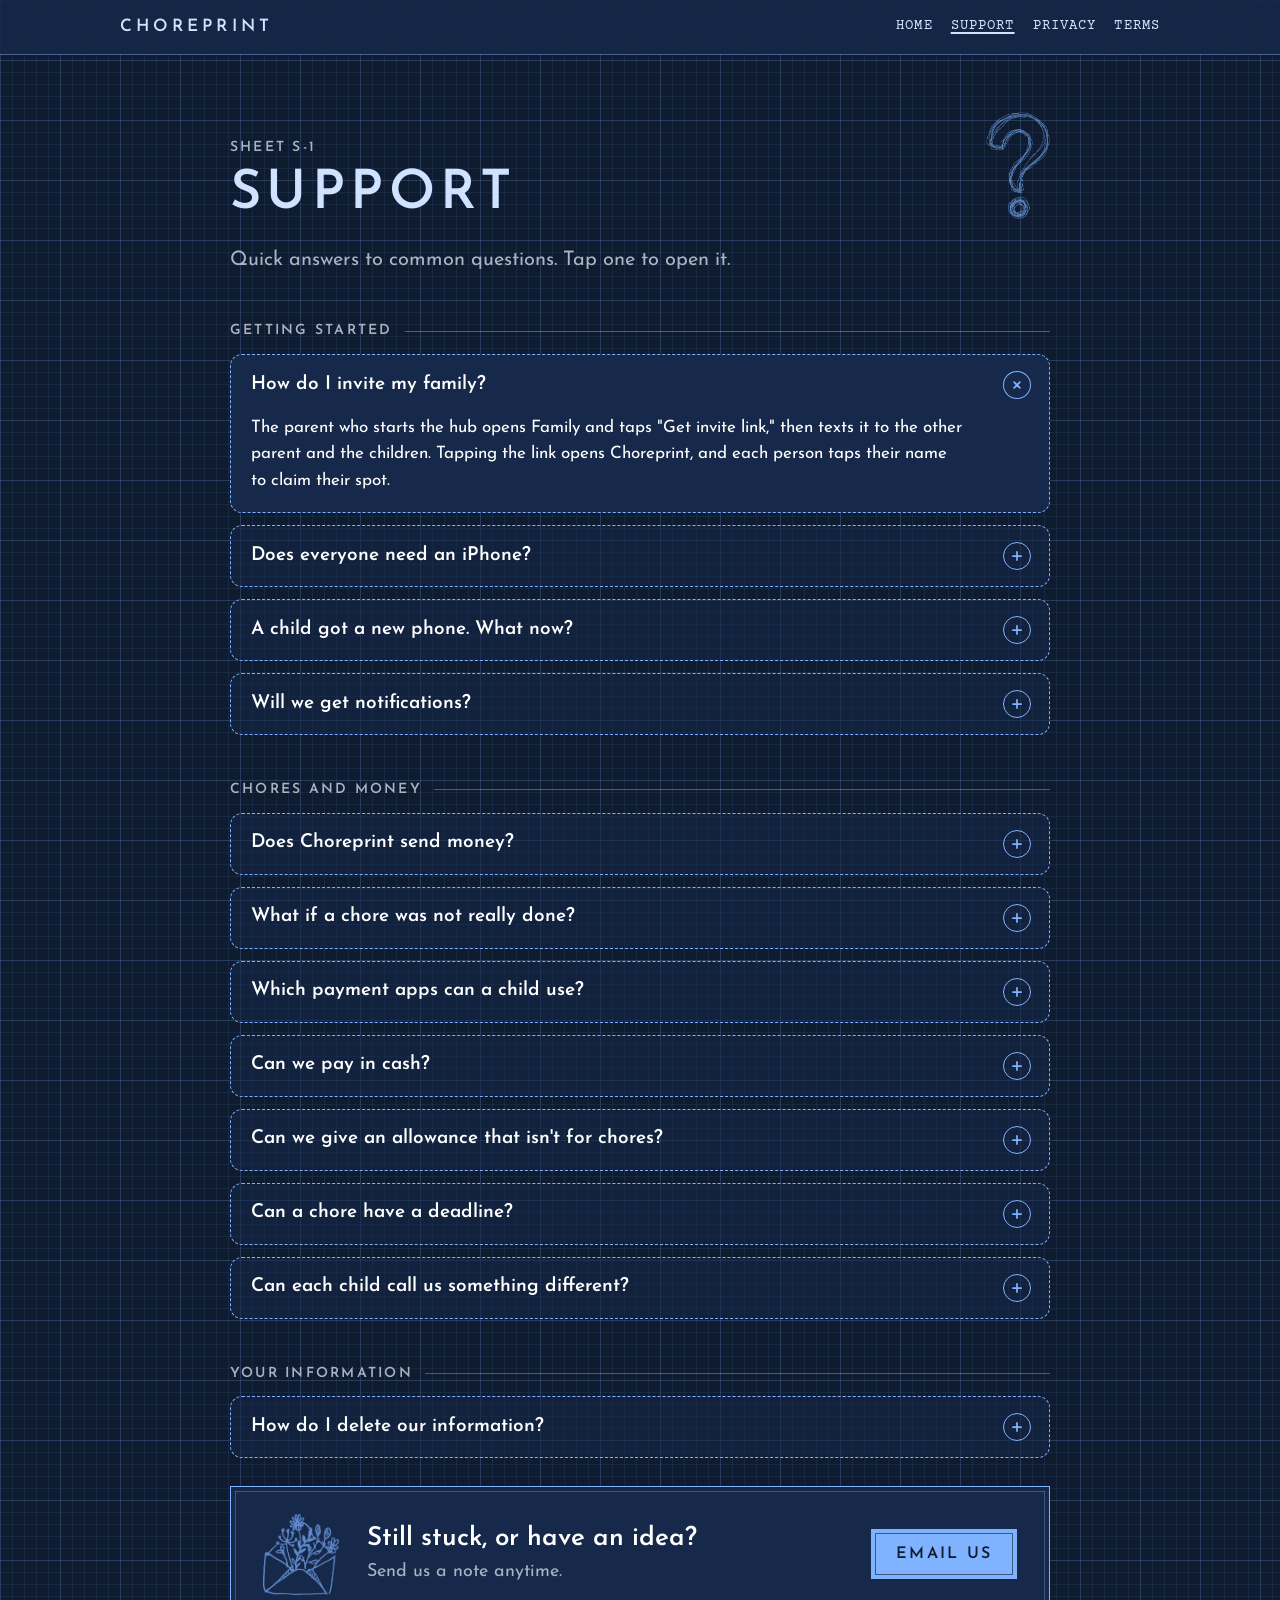
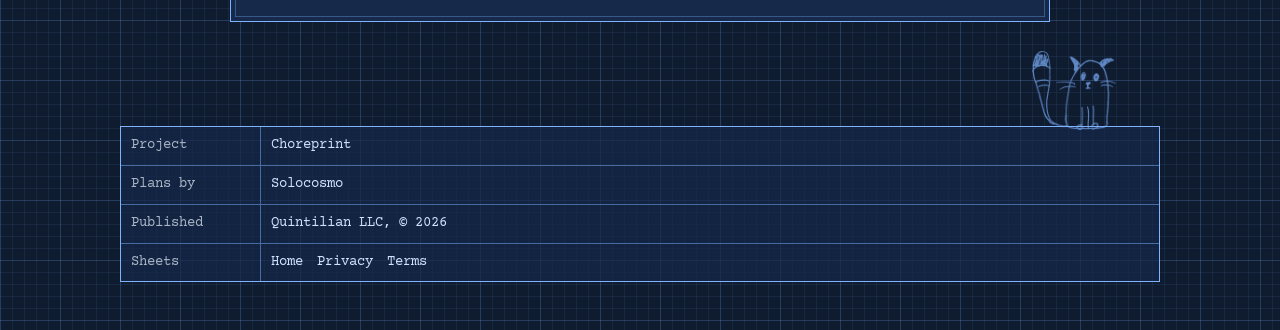
<file: contact.html>
<!doctype html>
<html lang="en">
<head>
<meta charset="utf-8">
<meta name="viewport" content="width=device-width, initial-scale=1">
<meta name="apple-itunes-app" content="app-id=6824362729">
<title>Support: Choreprint</title>
<meta name="description" content="Help with Choreprint: inviting your family, iCloud, payouts, and how to reach us.">
<script src="theme.js"></script>
<link rel="stylesheet" href="style.css">
</head>
<body>
<a class="skip" href="#main">Skip to content</a>
<header class="top">
  <div class="inner">
    <a class="wordmark" href="./">Choreprint</a>
    <nav aria-label="Site">
      <a href="./">Home</a>
      <a href="contact.html" aria-current="page">Support</a>
      <a href="privacy.html">Privacy</a>
      <a href="terms.html">Terms</a>
    </nav>
  </div>
</header>

<main id="main" class="doc faq">
  <div class="doc-head faq-head">
    <div>
      <p class="label">Sheet S-1</p>
      <h1>Support</h1>
    </div>
    <span class="doodle" style="--src: url(img/doodle-question.png)" aria-hidden="true"></span>
  </div>
  <p class="doc-lede">Quick answers to common questions. Tap one to open it.</p>

  <section class="faq-group" aria-labelledby="g1">
    <h2 id="g1" class="label">Getting started</h2>
    <details class="qa" open>
      <summary><span>How do I invite my family?</span><span class="pm" aria-hidden="true"><svg class="ico" viewBox="0 0 24 24" fill="none" stroke="currentColor" stroke-width="3" stroke-linecap="round"><path d="M12 5v14M5 12h14"/></svg></span></summary>
      <div class="a"><p>The parent who starts the hub opens Family and taps "Get invite link," then texts it to the other parent and the children. Tapping the link opens Choreprint, and each person taps their name to claim their spot.</p></div>
    </details>
    <details class="qa">
      <summary><span>Does everyone need an iPhone?</span><span class="pm" aria-hidden="true"><svg class="ico" viewBox="0 0 24 24" fill="none" stroke="currentColor" stroke-width="3" stroke-linecap="round"><path d="M12 5v14M5 12h14"/></svg></span></summary>
      <div class="a"><p>Yes. Choreprint runs on iPhone and iPad and shares your hub through iCloud, so each person needs an Apple Account signed in to iCloud. Children can use an Apple Account set up through Family Sharing.</p></div>
    </details>
    <details class="qa">
      <summary><span>A child got a new phone. What now?</span><span class="pm" aria-hidden="true"><svg class="ico" viewBox="0 0 24 24" fill="none" stroke="currentColor" stroke-width="3" stroke-linecap="round"><path d="M12 5v14M5 12h14"/></svg></span></summary>
      <div class="a"><p>Send them the invite link again. They tap "I'm already on here," pick their name, and a parent enters the PIN to confirm.</p></div>
    </details>
    <details class="qa">
      <summary><span>Will we get notifications?</span><span class="pm" aria-hidden="true"><svg class="ico" viewBox="0 0 24 24" fill="none" stroke="currentColor" stroke-width="3" stroke-linecap="round"><path d="M12 5v14M5 12h14"/></svg></span></summary>
      <div class="a"><p>Yes, if you allow them. Children can hear about new special chores right away, so they can grab one first, plus answers to their questions and payments. Parents hear about chores to check off, <span class="nw">cash-out</span> requests, and questions. Each person picks which ones they get in Settings. They usually arrive within a minute, but iOS can hold them back, and a phone where Choreprint was swiped closed gets them only after it is opened again.</p></div>
    </details>
  </section>

  <section class="faq-group" aria-labelledby="g2">
    <h2 id="g2" class="label">Chores and money</h2>
    <details class="qa">
      <summary><span>Does Choreprint send money?</span><span class="pm" aria-hidden="true"><svg class="ico" viewBox="0 0 24 24" fill="none" stroke="currentColor" stroke-width="3" stroke-linecap="round"><path d="M12 5v14M5 12h14"/></svg></span></summary>
      <div class="a"><p>No. Choreprint keeps track of what each child has earned. When it is time to pay, it opens Cash App, Venmo, or PayPal with the details filled in. You can also pay in cash or in person and mark it paid.</p></div>
    </details>
    <details class="qa">
      <summary><span>What if a chore was not really done?</span><span class="pm" aria-hidden="true"><svg class="ico" viewBox="0 0 24 24" fill="none" stroke="currentColor" stroke-width="3" stroke-linecap="round"><path d="M12 5v14M5 12h14"/></svg></span></summary>
      <div class="a"><p>A parent can send it back with a note before checking it off. After it is checked off, swipe left on it in that child's history to take the money back, ask for a redo, or record that it was paid another way.</p></div>
    </details>
    <details class="qa">
      <summary><span>Which payment apps can a child use?</span><span class="pm" aria-hidden="true"><svg class="ico" viewBox="0 0 24 24" fill="none" stroke="currentColor" stroke-width="3" stroke-linecap="round"><path d="M12 5v14M5 12h14"/></svg></span></summary>
      <div class="a"><p>It depends on age. Add each child's age on their page in Family, and Choreprint offers only what fits. Under&nbsp;13, cash or in person. From 13&nbsp;to&nbsp;17, Cash App or Venmo with a teen account that a parent sets up or approves in that app, or cash. From&nbsp;18, any of them, including PayPal. Each app is set up on its own, outside Choreprint, and the ages count up by themselves every year.</p></div>
    </details>
    <details class="qa">
      <summary><span>Can we pay in cash?</span><span class="pm" aria-hidden="true"><svg class="ico" viewBox="0 0 24 24" fill="none" stroke="currentColor" stroke-width="3" stroke-linecap="round"><path d="M12 5v14M5 12h14"/></svg></span></summary>
      <div class="a"><p>Yes, at any age. A child asks for their money in cash or in person, a parent hands it over, and either of them marks it paid.</p></div>
    </details>
    <details class="qa">
      <summary><span>Can we give an allowance that isn't for chores?</span><span class="pm" aria-hidden="true"><svg class="ico" viewBox="0 0 24 24" fill="none" stroke="currentColor" stroke-width="3" stroke-linecap="round"><path d="M12 5v14M5 12h14"/></svg></span></summary>
      <div class="a"><p>Yes. On a child's page in Family, set an amount and how often: every week, every 2 weeks, or every month, on the day you pick. It goes into their balance by itself and shows as Allowance in their history, and it doesn't count toward the chore leaderboard.</p></div>
    </details>
    <details class="qa">
      <summary><span>Can a chore have a deadline?</span><span class="pm" aria-hidden="true"><svg class="ico" viewBox="0 0 24 24" fill="none" stroke="currentColor" stroke-width="3" stroke-linecap="round"><path d="M12 5v14M5 12h14"/></svg></span></summary>
      <div class="a"><p>Yes. Daily, <span class="nw">every-child</span>, and <span class="nw">certain-days</span> chores can have a <span class="nw">finish-by</span> time, like noon for making beds. After that time the chore closes for the day, so nobody can grab it or mark it done late. Anytime chores, like the dishes, have no time limit.</p></div>
    </details>
    <details class="qa">
      <summary><span>Can each child call us something different?</span><span class="pm" aria-hidden="true"><svg class="ico" viewBox="0 0 24 24" fill="none" stroke="currentColor" stroke-width="3" stroke-linecap="round"><path d="M12 5v14M5 12h14"/></svg></span></summary>
      <div class="a"><p>Yes. When you set up a child, you choose what that child calls each grown-up, whether that is Mom, Grandpa, or a first name. They see those names everywhere in the app.</p></div>
    </details>
  </section>

  <section class="faq-group" aria-labelledby="g3">
    <h2 id="g3" class="label">Your information</h2>
    <details class="qa">
      <summary><span>How do I delete our information?</span><span class="pm" aria-hidden="true"><svg class="ico" viewBox="0 0 24 24" fill="none" stroke="currentColor" stroke-width="3" stroke-linecap="round"><path d="M12 5v14M5 12h14"/></svg></span></summary>
      <div class="a"><p>The parent who started the hub can delete it from Settings, which erases everything for everyone. Anyone else can leave from Settings. See the <a href="privacy.html#deleting">privacy policy</a> for details.</p></div>
    </details>
  </section>

  <section class="cta-band frame" aria-labelledby="cta-h">
    <span class="doodle" style="--src: url(img/doodle08.png)" aria-hidden="true"></span>
    <div class="txt">
      <h2 id="cta-h">Still stuck, or have an idea?</h2>
      <p>Send us a note anytime.</p>
    </div>
    <a class="btn" href="mailto:hello@choreprint.com?subject=Choreprint%20support">Email us</a>
  </section>
</main>

<footer>
  <span class="doodle footer-cat" style="--src: url(img/doodle27.png)" aria-hidden="true"></span>
  <div class="titleblock">
    <div>Project</div><div>Choreprint</div>
    <div>Plans by</div><div>Solocosmo</div>
    <div>Published</div><div>Quintilian LLC, &copy; 2026</div>
    <div>Sheets</div><div><a href="./">Home</a><a href="privacy.html">Privacy</a><a href="terms.html">Terms</a></div>
  </div>
</footer>
</body>
</html>
</file>
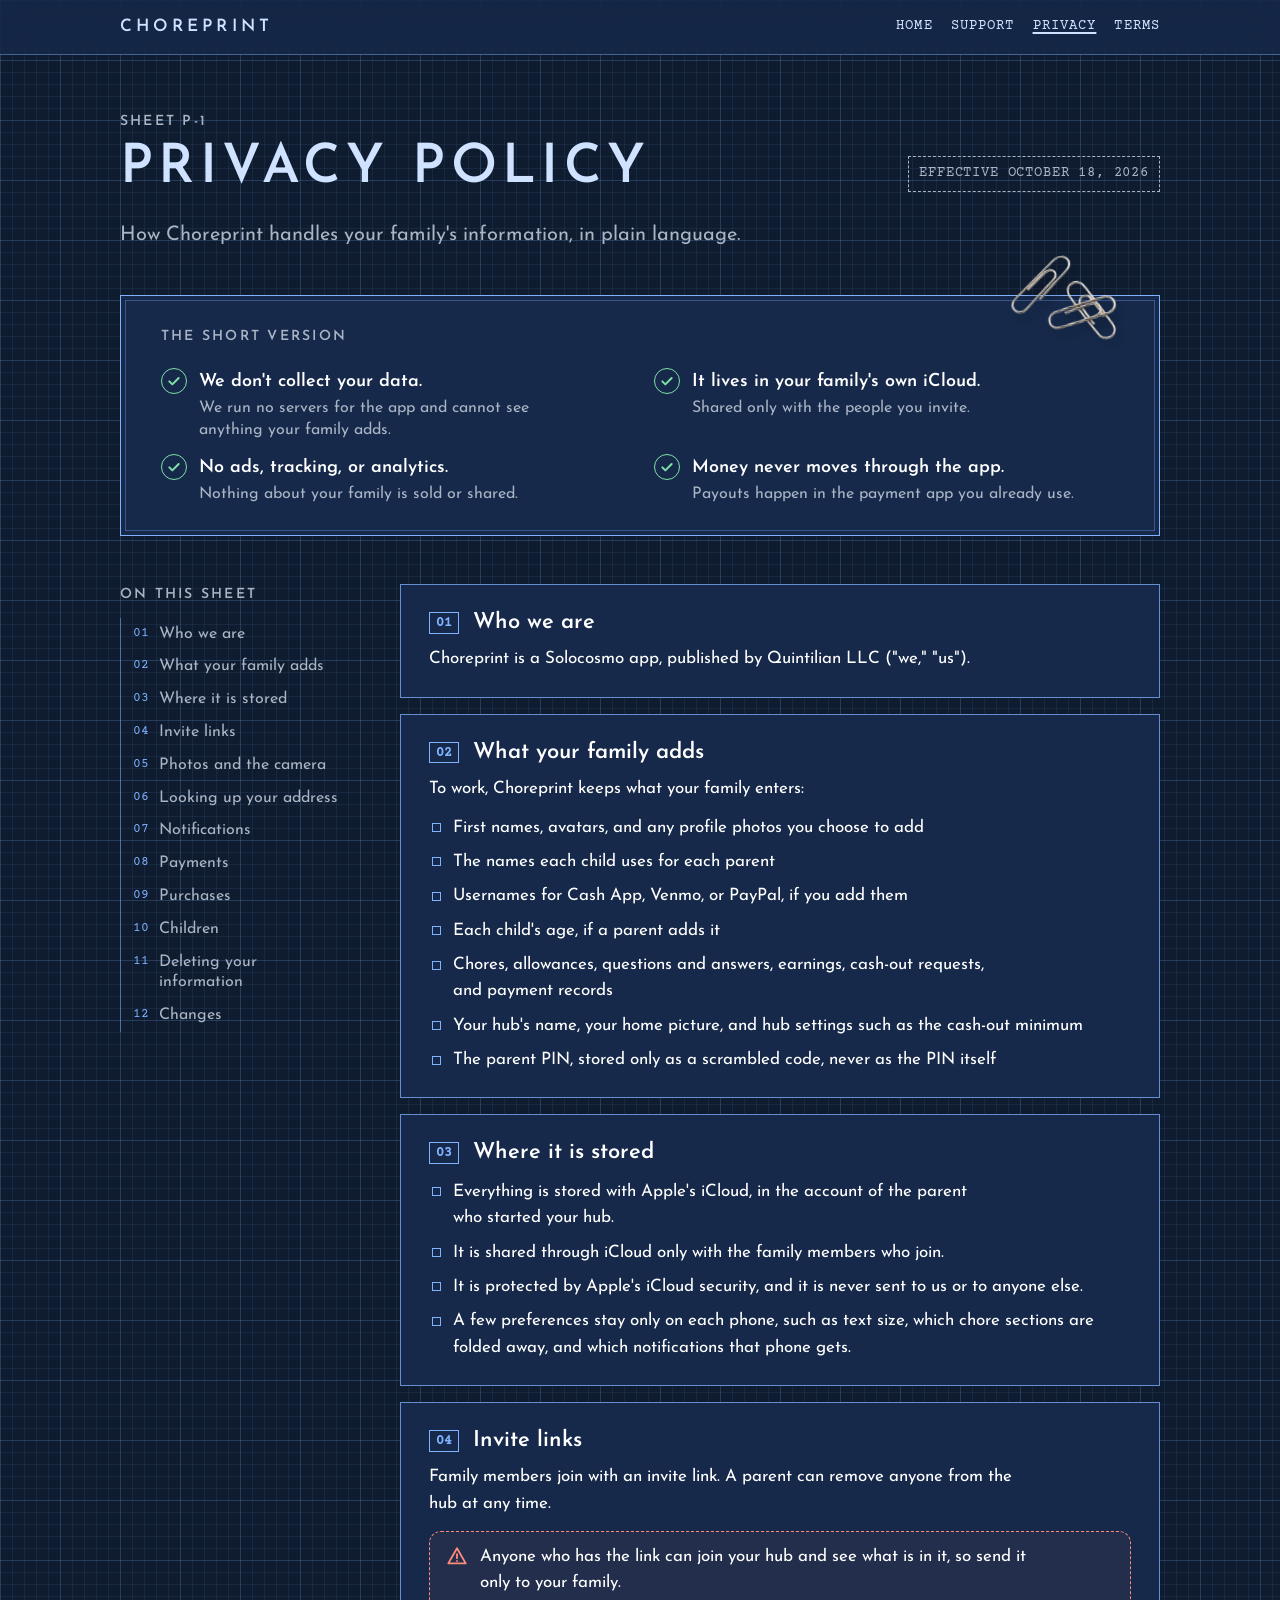
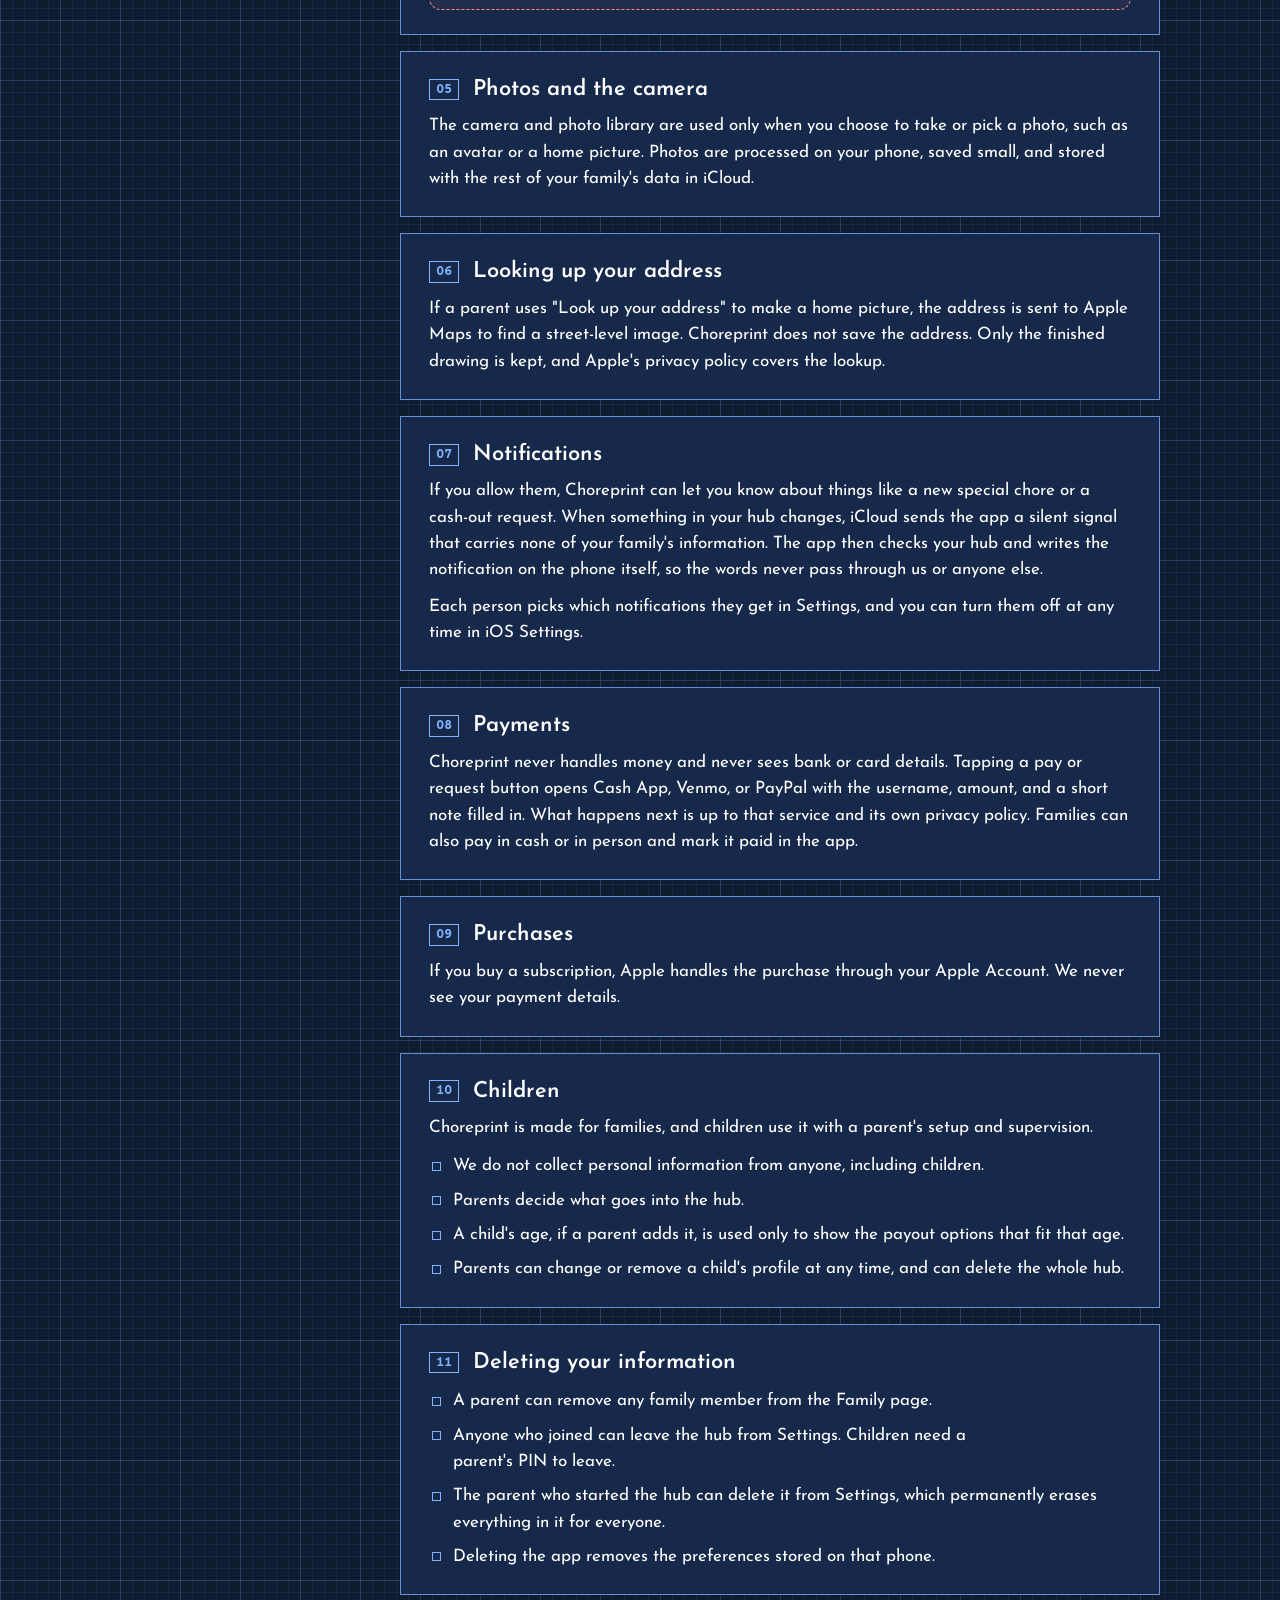
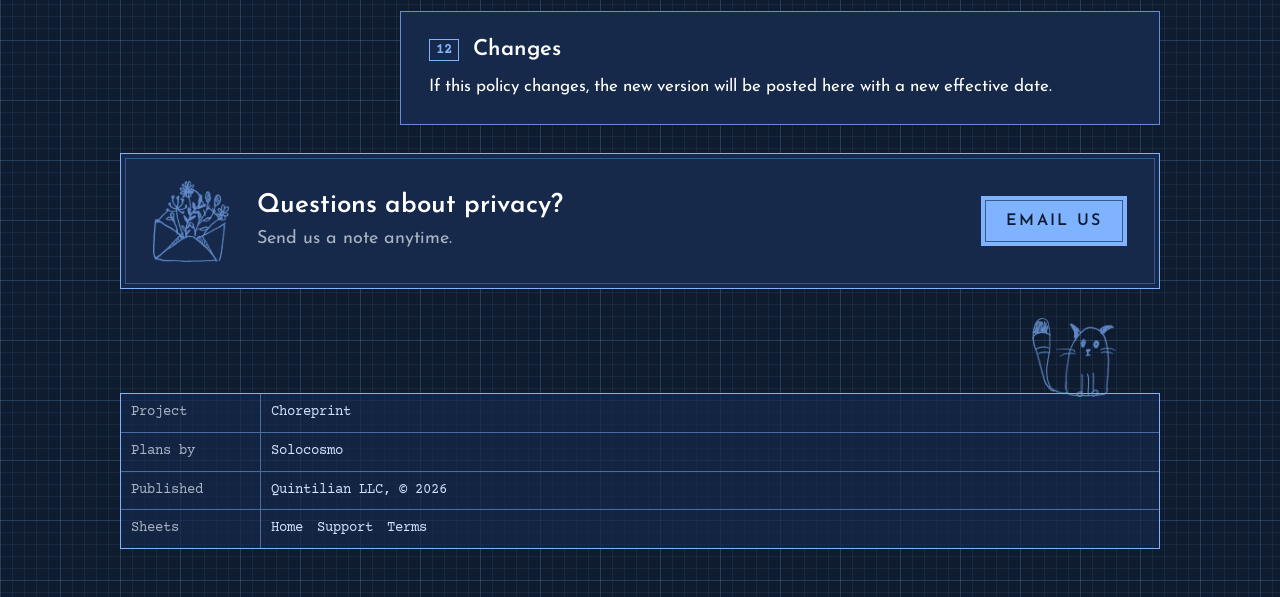
<file: privacy.html>
<!doctype html>
<html lang="en">
<head>
<meta charset="utf-8">
<meta name="viewport" content="width=device-width, initial-scale=1">
<meta name="apple-itunes-app" content="app-id=6824362729">
<title>Privacy Policy: Choreprint</title>
<meta name="description" content="How Choreprint handles your family's information. Short version: it stays in your family's iCloud, and we never see it.">
<script src="theme.js"></script>
<link rel="stylesheet" href="style.css">
</head>
<body>
<a class="skip" href="#main">Skip to content</a>
<header class="top">
  <div class="inner">
    <a class="wordmark" href="./">Choreprint</a>
    <nav aria-label="Site">
      <a href="./">Home</a>
      <a href="contact.html">Support</a>
      <a href="privacy.html" aria-current="page">Privacy</a>
      <a href="terms.html">Terms</a>
    </nav>
  </div>
</header>

<main id="main" class="doc">
  <div class="doc-head">
    <div>
      <p class="label">Sheet P-1</p>
      <h1>Privacy Policy</h1>
    </div>
    <p class="eff">Effective October 18, 2026</p>
  </div>
  <p class="doc-lede">How Choreprint handles your family's information, in plain language.</p>

  <section class="tldr frame" aria-labelledby="tldr-h">
    <img class="clip" src="img/paper-clips.png" alt="" width="300" height="256">
    <h2 id="tldr-h" class="label">The short version</h2>
    <ul class="checks">
      <li><svg class="ico" viewBox="0 0 24 24" fill="none" stroke="currentColor" stroke-width="3" stroke-linecap="round" stroke-linejoin="round" aria-hidden="true"><path d="M5 12.5l4.5 4.5L19 7.5"/></svg><span><b>We don't collect your data.</b> <span>We run no servers for the app and cannot see anything your family adds.</span></span></li>
      <li><svg class="ico" viewBox="0 0 24 24" fill="none" stroke="currentColor" stroke-width="3" stroke-linecap="round" stroke-linejoin="round" aria-hidden="true"><path d="M5 12.5l4.5 4.5L19 7.5"/></svg><span><b>It lives in your family's own iCloud.</b> <span>Shared only with the people you invite.</span></span></li>
      <li><svg class="ico" viewBox="0 0 24 24" fill="none" stroke="currentColor" stroke-width="3" stroke-linecap="round" stroke-linejoin="round" aria-hidden="true"><path d="M5 12.5l4.5 4.5L19 7.5"/></svg><span><b>No ads, tracking, or analytics.</b> <span>Nothing about your family is sold or shared.</span></span></li>
      <li><svg class="ico" viewBox="0 0 24 24" fill="none" stroke="currentColor" stroke-width="3" stroke-linecap="round" stroke-linejoin="round" aria-hidden="true"><path d="M5 12.5l4.5 4.5L19 7.5"/></svg><span><b>Money never moves through the app.</b> <span>Payouts happen in the payment app you already use.</span></span></li>
    </ul>
  </section>

  <div class="doc-grid">
    <nav class="toc" aria-label="On this page">
      <p class="label">On this sheet</p>
      <ol>
        <li><a href="#who">Who we are</a></li>
        <li><a href="#what">What your family adds</a></li>
        <li><a href="#where">Where it is stored</a></li>
        <li><a href="#invites">Invite links</a></li>
        <li><a href="#photos">Photos and the camera</a></li>
        <li><a href="#address">Looking up your address</a></li>
        <li><a href="#notifications">Notifications</a></li>
        <li><a href="#payments">Payments</a></li>
        <li><a href="#purchases">Purchases</a></li>
        <li><a href="#children">Children</a></li>
        <li><a href="#deleting">Deleting your information</a></li>
        <li><a href="#changes">Changes</a></li>
      </ol>
    </nav>

    <div class="sections">
      <section class="card" id="who">
        <h2>Who we are</h2>
        <p>Choreprint is a Solocosmo app, published by Quintilian LLC ("we," "us").</p>
      </section>

      <section class="card" id="what">
        <h2>What your family adds</h2>
        <p>To work, Choreprint keeps what your family enters:</p>
        <ul>
          <li>First names, avatars, and any profile photos you choose to add</li>
          <li>The names each child uses for each parent</li>
          <li>Usernames for Cash App, Venmo, or PayPal, if you add them</li>
          <li>Each child's age, if a parent adds it</li>
          <li>Chores, allowances, questions and answers, earnings, <span class="nw">cash-out</span> requests, and payment records</li>
          <li>Your hub's name, your home picture, and hub settings such as the <span class="nw">cash-out</span> minimum</li>
          <li>The parent PIN, stored only as a scrambled code, never as the PIN itself</li>
        </ul>
      </section>

      <section class="card" id="where">
        <h2>Where it is stored</h2>
        <ul>
          <li>Everything is stored with Apple's iCloud, in the account of the parent who started your hub.</li>
          <li>It is shared through iCloud only with the family members who join.</li>
          <li>It is protected by Apple's iCloud security, and it is never sent to us or to anyone else.</li>
          <li>A few preferences stay only on each phone, such as text size, which chore sections are folded away, and which notifications that phone gets.</li>
        </ul>
      </section>

      <section class="card" id="invites">
        <h2>Invite links</h2>
        <p>Family members join with an invite link. A parent can remove anyone from the hub at any time.</p>
        <p class="note"><svg class="ico" viewBox="0 0 24 24" fill="none" stroke="currentColor" stroke-width="2" stroke-linecap="round" stroke-linejoin="round" aria-hidden="true"><path d="M12 3.5l9.5 16.5h-19z"/><path d="M12 10v4.5M12 17.4v.1"/></svg><span>Anyone who has the link can join your hub and see what is in it, so send it only to your family.</span></p>
      </section>

      <section class="card" id="photos">
        <h2>Photos and the camera</h2>
        <p>The camera and photo library are used only when you choose to take or pick a photo, such as an avatar or a home picture. Photos are processed on your phone, saved small, and stored with the rest of your family's data in iCloud.</p>
      </section>

      <section class="card" id="address">
        <h2>Looking up your address</h2>
        <p>If a parent uses "Look up your address" to make a home picture, the address is sent to Apple Maps to find a street-level image. Choreprint does not save the address. Only the finished drawing is kept, and Apple's privacy policy covers the lookup.</p>
      </section>

      <section class="card" id="notifications">
        <h2>Notifications</h2>
        <p>If you allow them, Choreprint can let you know about things like a new special chore or a <span class="nw">cash-out</span> request. When something in your hub changes, iCloud sends the app a silent signal that carries none of your family's information. The app then checks your hub and writes the notification on the phone itself, so the words never pass through us or anyone else.</p>
        <p>Each person picks which notifications they get in Settings, and you can turn them off at any time in iOS Settings.</p>
      </section>

      <section class="card" id="payments">
        <h2>Payments</h2>
        <p>Choreprint never handles money and never sees bank or card details. Tapping a pay or request button opens Cash App, Venmo, or PayPal with the username, amount, and a short note filled in. What happens next is up to that service and its own privacy policy. Families can also pay in cash or in person and mark it paid in the app.</p>
      </section>

      <section class="card" id="purchases">
        <h2>Purchases</h2>
        <p>If you buy a subscription, Apple handles the purchase through your Apple Account. We never see your payment details.</p>
      </section>

      <section class="card" id="children">
        <h2>Children</h2>
        <p>Choreprint is made for families, and children use it with a parent's setup and supervision.</p>
        <ul>
          <li>We do not collect personal information from anyone, including children.</li>
          <li>Parents decide what goes into the hub.</li>
          <li>A child's age, if a parent adds it, is used only to show the payout options that fit that age.</li>
          <li>Parents can change or remove a child's profile at any time, and can delete the whole hub.</li>
        </ul>
      </section>

      <section class="card" id="deleting">
        <h2>Deleting your information</h2>
        <ul>
          <li>A parent can remove any family member from the Family page.</li>
          <li>Anyone who joined can leave the hub from Settings. Children need a parent's PIN to leave.</li>
          <li>The parent who started the hub can delete it from Settings, which permanently erases everything in it for everyone.</li>
          <li>Deleting the app removes the preferences stored on that phone.</li>
        </ul>
      </section>

      <section class="card" id="changes">
        <h2>Changes</h2>
        <p>If this policy changes, the new version will be posted here with a new effective date.</p>
      </section>
    </div>
  </div>

  <section class="cta-band frame" aria-labelledby="cta-h">
    <span class="doodle" style="--src: url(img/doodle08.png)" aria-hidden="true"></span>
    <div class="txt">
      <h2 id="cta-h">Questions about privacy?</h2>
      <p>Send us a note anytime.</p>
    </div>
    <a class="btn" href="mailto:hello@choreprint.com?subject=Choreprint%20privacy%20question">Email us</a>
  </section>
</main>

<footer>
  <span class="doodle footer-cat" style="--src: url(img/doodle27.png)" aria-hidden="true"></span>
  <div class="titleblock">
    <div>Project</div><div>Choreprint</div>
    <div>Plans by</div><div>Solocosmo</div>
    <div>Published</div><div>Quintilian LLC, &copy; 2026</div>
    <div>Sheets</div><div><a href="./">Home</a><a href="contact.html">Support</a><a href="terms.html">Terms</a></div>
  </div>
</footer>
</body>
</html>
</file>
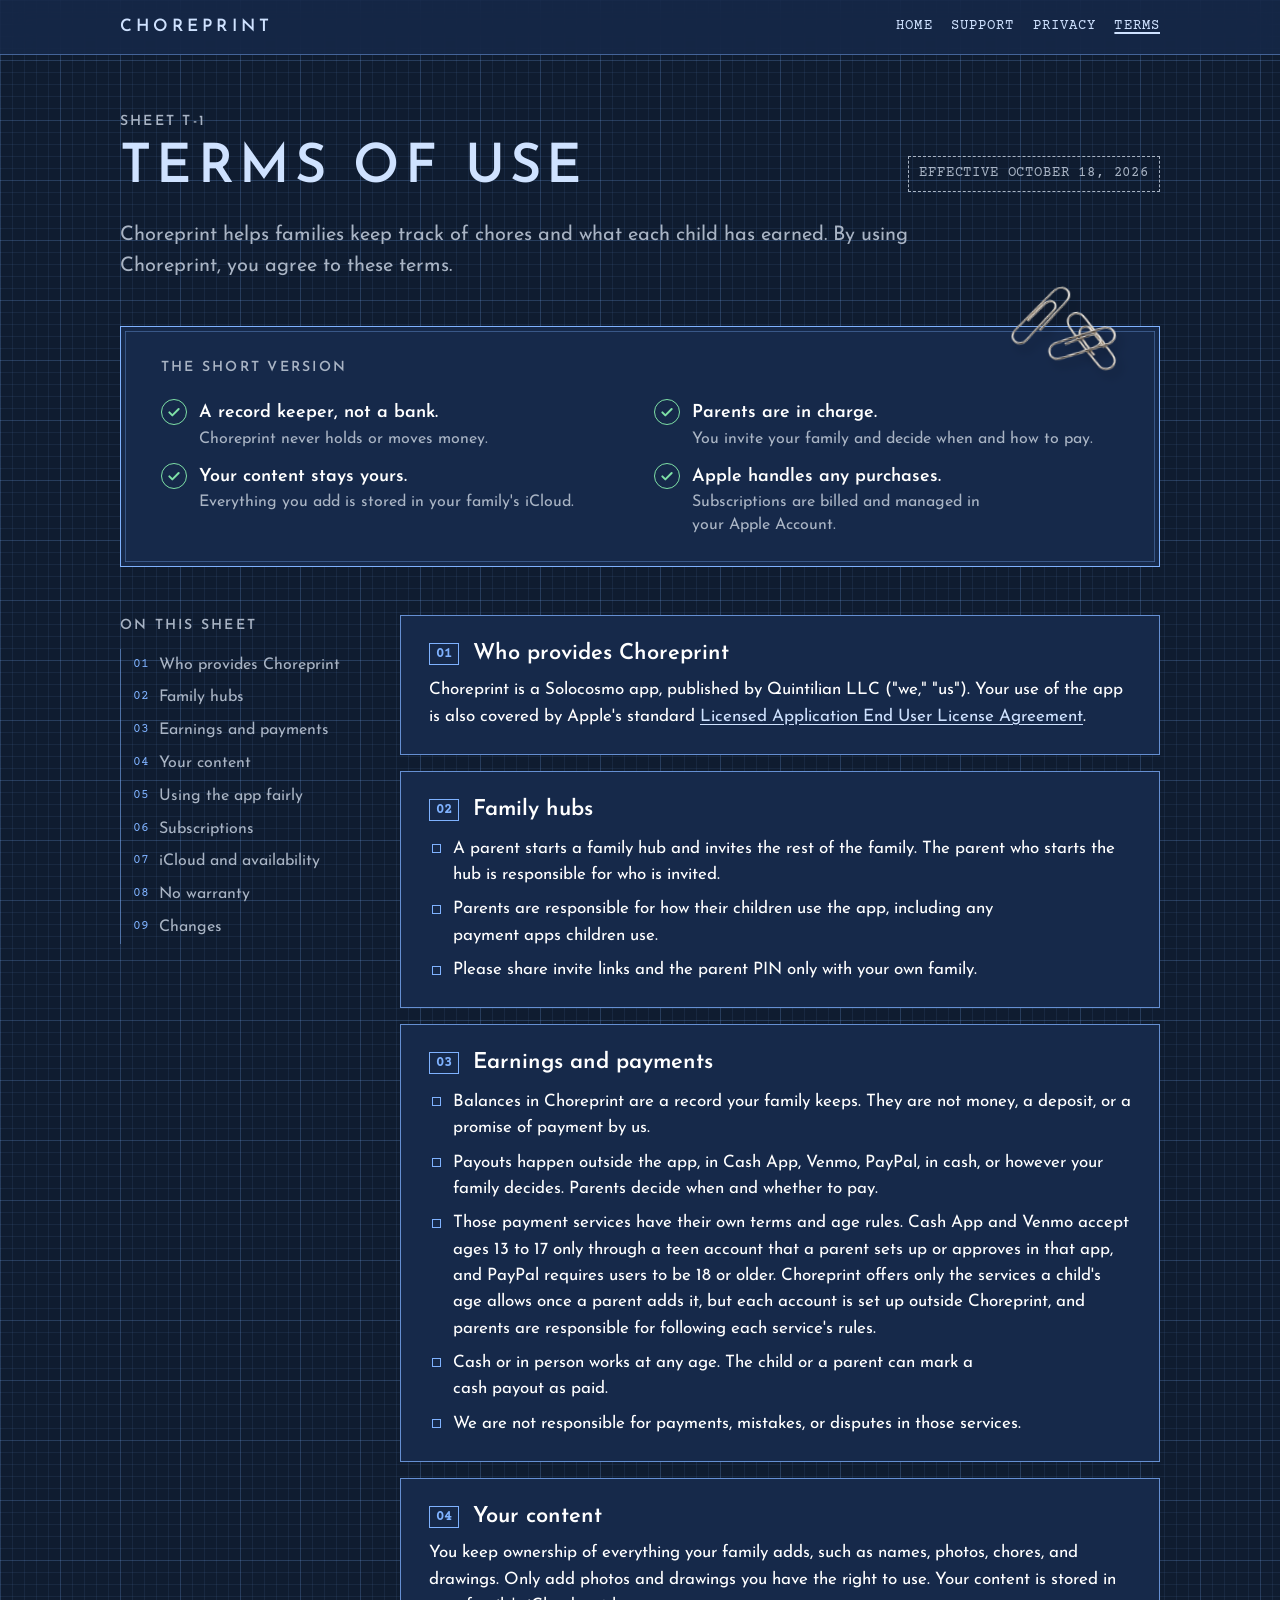
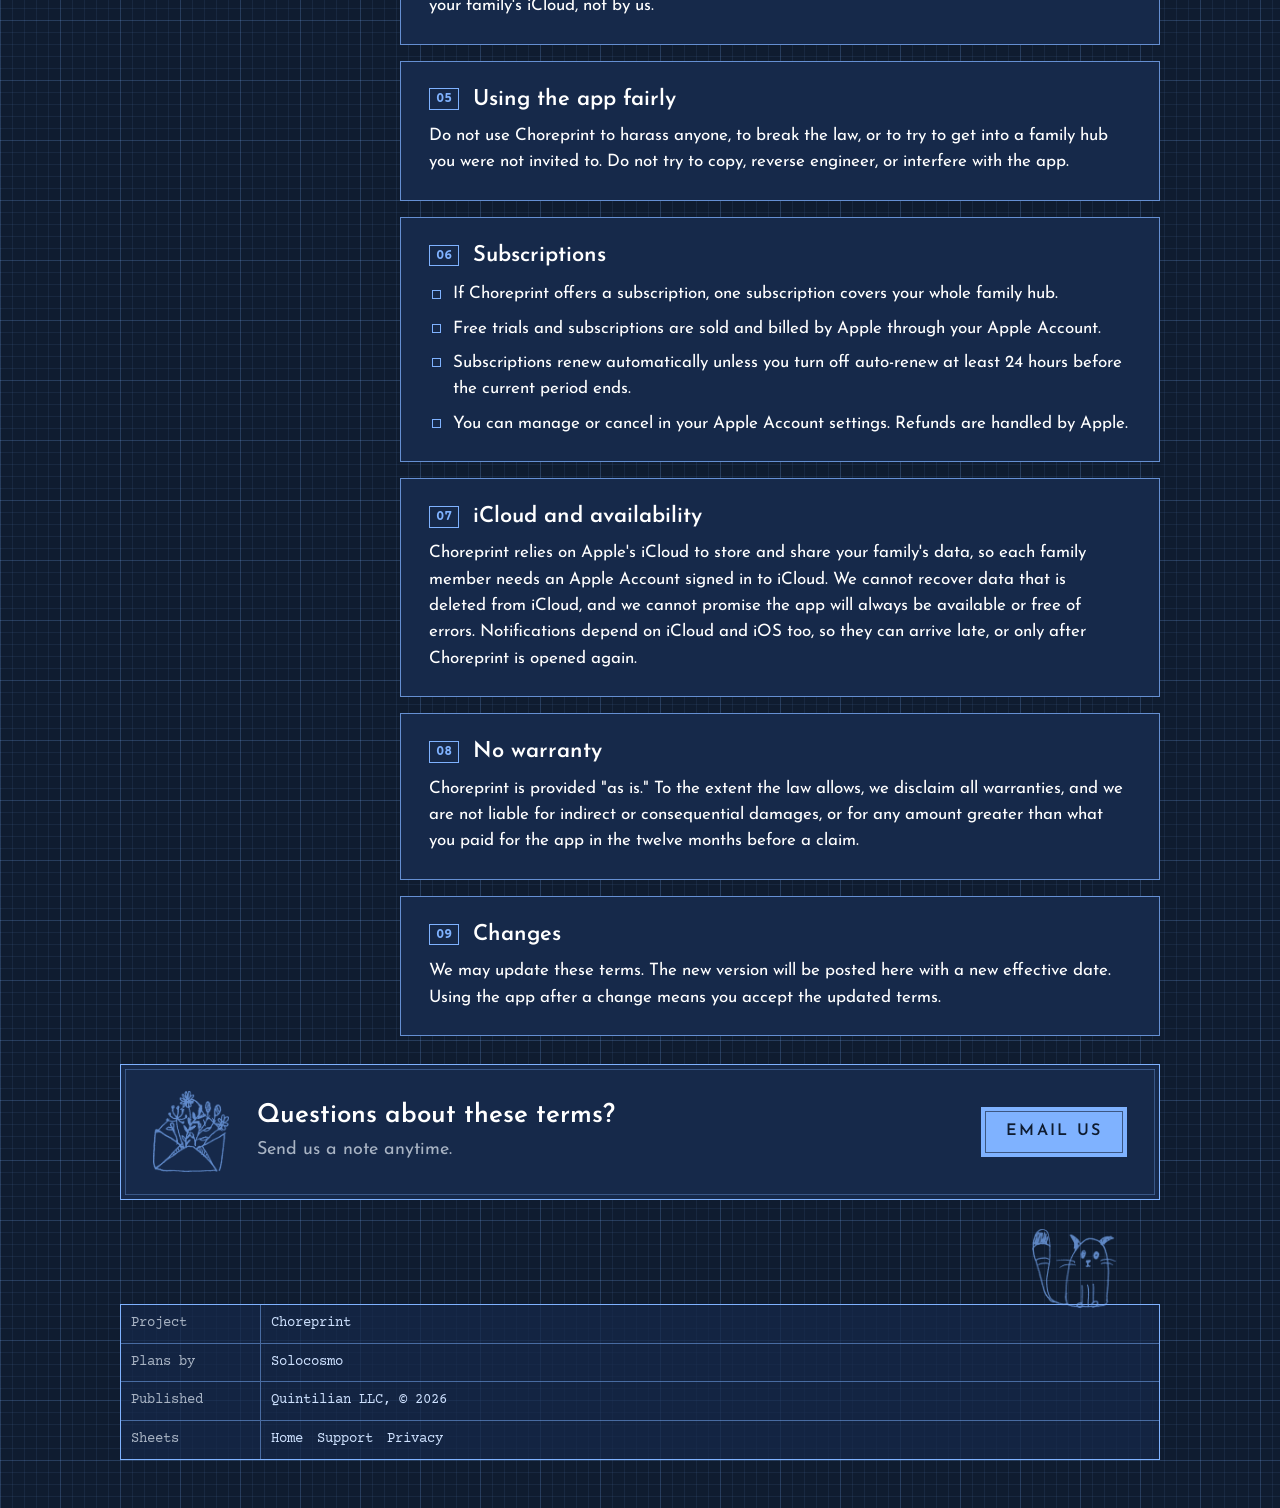
<file: terms.html>
<!doctype html>
<html lang="en">
<head>
<meta charset="utf-8">
<meta name="viewport" content="width=device-width, initial-scale=1">
<meta name="apple-itunes-app" content="app-id=6824362729">
<title>Terms of Use: Choreprint</title>
<meta name="description" content="The terms for using Choreprint, the family chore chart and allowance app.">
<script src="theme.js"></script>
<link rel="stylesheet" href="style.css">
</head>
<body>
<a class="skip" href="#main">Skip to content</a>
<header class="top">
  <div class="inner">
    <a class="wordmark" href="./">Choreprint</a>
    <nav aria-label="Site">
      <a href="./">Home</a>
      <a href="contact.html">Support</a>
      <a href="privacy.html">Privacy</a>
      <a href="terms.html" aria-current="page">Terms</a>
    </nav>
  </div>
</header>

<main id="main" class="doc">
  <div class="doc-head">
    <div>
      <p class="label">Sheet T-1</p>
      <h1>Terms of Use</h1>
    </div>
    <p class="eff">Effective October 18, 2026</p>
  </div>
  <p class="doc-lede">Choreprint helps families keep track of chores and what each child has earned. By using Choreprint, you agree to these terms.</p>

  <section class="tldr frame" aria-labelledby="tldr-h">
    <img class="clip" src="img/paper-clips.png" alt="" width="300" height="256">
    <h2 id="tldr-h" class="label">The short version</h2>
    <ul class="checks">
      <li><svg class="ico" viewBox="0 0 24 24" fill="none" stroke="currentColor" stroke-width="3" stroke-linecap="round" stroke-linejoin="round" aria-hidden="true"><path d="M5 12.5l4.5 4.5L19 7.5"/></svg><span><b>A record keeper, not a bank.</b> <span>Choreprint never holds or moves money.</span></span></li>
      <li><svg class="ico" viewBox="0 0 24 24" fill="none" stroke="currentColor" stroke-width="3" stroke-linecap="round" stroke-linejoin="round" aria-hidden="true"><path d="M5 12.5l4.5 4.5L19 7.5"/></svg><span><b>Parents are in charge.</b> <span>You invite your family and decide when and how to pay.</span></span></li>
      <li><svg class="ico" viewBox="0 0 24 24" fill="none" stroke="currentColor" stroke-width="3" stroke-linecap="round" stroke-linejoin="round" aria-hidden="true"><path d="M5 12.5l4.5 4.5L19 7.5"/></svg><span><b>Your content stays yours.</b> <span>Everything you add is stored in your family's iCloud.</span></span></li>
      <li><svg class="ico" viewBox="0 0 24 24" fill="none" stroke="currentColor" stroke-width="3" stroke-linecap="round" stroke-linejoin="round" aria-hidden="true"><path d="M5 12.5l4.5 4.5L19 7.5"/></svg><span><b>Apple handles any purchases.</b> <span>Subscriptions are billed and managed in your Apple Account.</span></span></li>
    </ul>
  </section>

  <div class="doc-grid">
    <nav class="toc" aria-label="On this page">
      <p class="label">On this sheet</p>
      <ol>
        <li><a href="#who">Who provides Choreprint</a></li>
        <li><a href="#hubs">Family hubs</a></li>
        <li><a href="#money">Earnings and payments</a></li>
        <li><a href="#content">Your content</a></li>
        <li><a href="#fair">Using the app fairly</a></li>
        <li><a href="#subs">Subscriptions</a></li>
        <li><a href="#icloud">iCloud and availability</a></li>
        <li><a href="#warranty">No warranty</a></li>
        <li><a href="#changes">Changes</a></li>
      </ol>
    </nav>

    <div class="sections">
      <section class="card" id="who">
        <h2>Who provides Choreprint</h2>
        <p>Choreprint is a Solocosmo app, published by Quintilian LLC ("we," "us"). Your use of the app is also covered by Apple's standard <a href="https://www.apple.com/legal/internet-services/itunes/dev/stdeula/">Licensed Application End User License Agreement</a>.</p>
      </section>

      <section class="card" id="hubs">
        <h2>Family hubs</h2>
        <ul>
          <li>A parent starts a family hub and invites the rest of the family. The parent who starts the hub is responsible for who is invited.</li>
          <li>Parents are responsible for how their children use the app, including any payment apps children use.</li>
          <li>Please share invite links and the parent PIN only with your own family.</li>
        </ul>
      </section>

      <section class="card" id="money">
        <h2>Earnings and payments</h2>
        <ul>
          <li>Balances in Choreprint are a record your family keeps. They are not money, a deposit, or a promise of payment by us.</li>
          <li>Payouts happen outside the app, in Cash App, Venmo, PayPal, in cash, or however your family decides. Parents decide when and whether to pay.</li>
          <li>Those payment services have their own terms and age rules. Cash App and Venmo accept ages 13 to 17 only through a teen account that a parent sets up or approves in that app, and PayPal requires users to be 18 or older. Choreprint offers only the services a child's age allows once a parent adds it, but each account is set up outside Choreprint, and parents are responsible for following each service's rules.</li>
          <li>Cash or in person works at any age. The child or a parent can mark a cash payout as paid.</li>
          <li>We are not responsible for payments, mistakes, or disputes in those services.</li>
        </ul>
      </section>

      <section class="card" id="content">
        <h2>Your content</h2>
        <p>You keep ownership of everything your family adds, such as names, photos, chores, and drawings. Only add photos and drawings you have the right to use. Your content is stored in your family's iCloud, not by us.</p>
      </section>

      <section class="card" id="fair">
        <h2>Using the app fairly</h2>
        <p>Do not use Choreprint to harass anyone, to break the law, or to try to get into a family hub you were not invited to. Do not try to copy, reverse engineer, or interfere with the app.</p>
      </section>

      <section class="card" id="subs">
        <h2>Subscriptions</h2>
        <ul>
          <li>If Choreprint offers a subscription, one subscription covers your whole family hub.</li>
          <li>Free trials and subscriptions are sold and billed by Apple through your Apple Account.</li>
          <li>Subscriptions renew automatically unless you turn off auto-renew at least 24 hours before the current period ends.</li>
          <li>You can manage or cancel in your Apple Account settings. Refunds are handled by Apple.</li>
        </ul>
      </section>

      <section class="card" id="icloud">
        <h2>iCloud and availability</h2>
        <p>Choreprint relies on Apple's iCloud to store and share your family's data, so each family member needs an Apple Account signed in to iCloud. We cannot recover data that is deleted from iCloud, and we cannot promise the app will always be available or free of errors. Notifications depend on iCloud and iOS too, so they can arrive late, or only after Choreprint is opened again.</p>
      </section>

      <section class="card" id="warranty">
        <h2>No warranty</h2>
        <p>Choreprint is provided "as is." To the extent the law allows, we disclaim all warranties, and we are not liable for indirect or consequential damages, or for any amount greater than what you paid for the app in the twelve months before a claim.</p>
      </section>

      <section class="card" id="changes">
        <h2>Changes</h2>
        <p>We may update these terms. The new version will be posted here with a new effective date. Using the app after a change means you accept the updated terms.</p>
      </section>
    </div>
  </div>

  <section class="cta-band frame" aria-labelledby="cta-h">
    <span class="doodle" style="--src: url(img/doodle08.png)" aria-hidden="true"></span>
    <div class="txt">
      <h2 id="cta-h">Questions about these terms?</h2>
      <p>Send us a note anytime.</p>
    </div>
    <a class="btn" href="mailto:hello@choreprint.com?subject=Choreprint%20terms%20question">Email us</a>
  </section>
</main>

<footer>
  <span class="doodle footer-cat" style="--src: url(img/doodle27.png)" aria-hidden="true"></span>
  <div class="titleblock">
    <div>Project</div><div>Choreprint</div>
    <div>Plans by</div><div>Solocosmo</div>
    <div>Published</div><div>Quintilian LLC, &copy; 2026</div>
    <div>Sheets</div><div><a href="./">Home</a><a href="contact.html">Support</a><a href="privacy.html">Privacy</a></div>
  </div>
</footer>
</body>
</html>
</file>
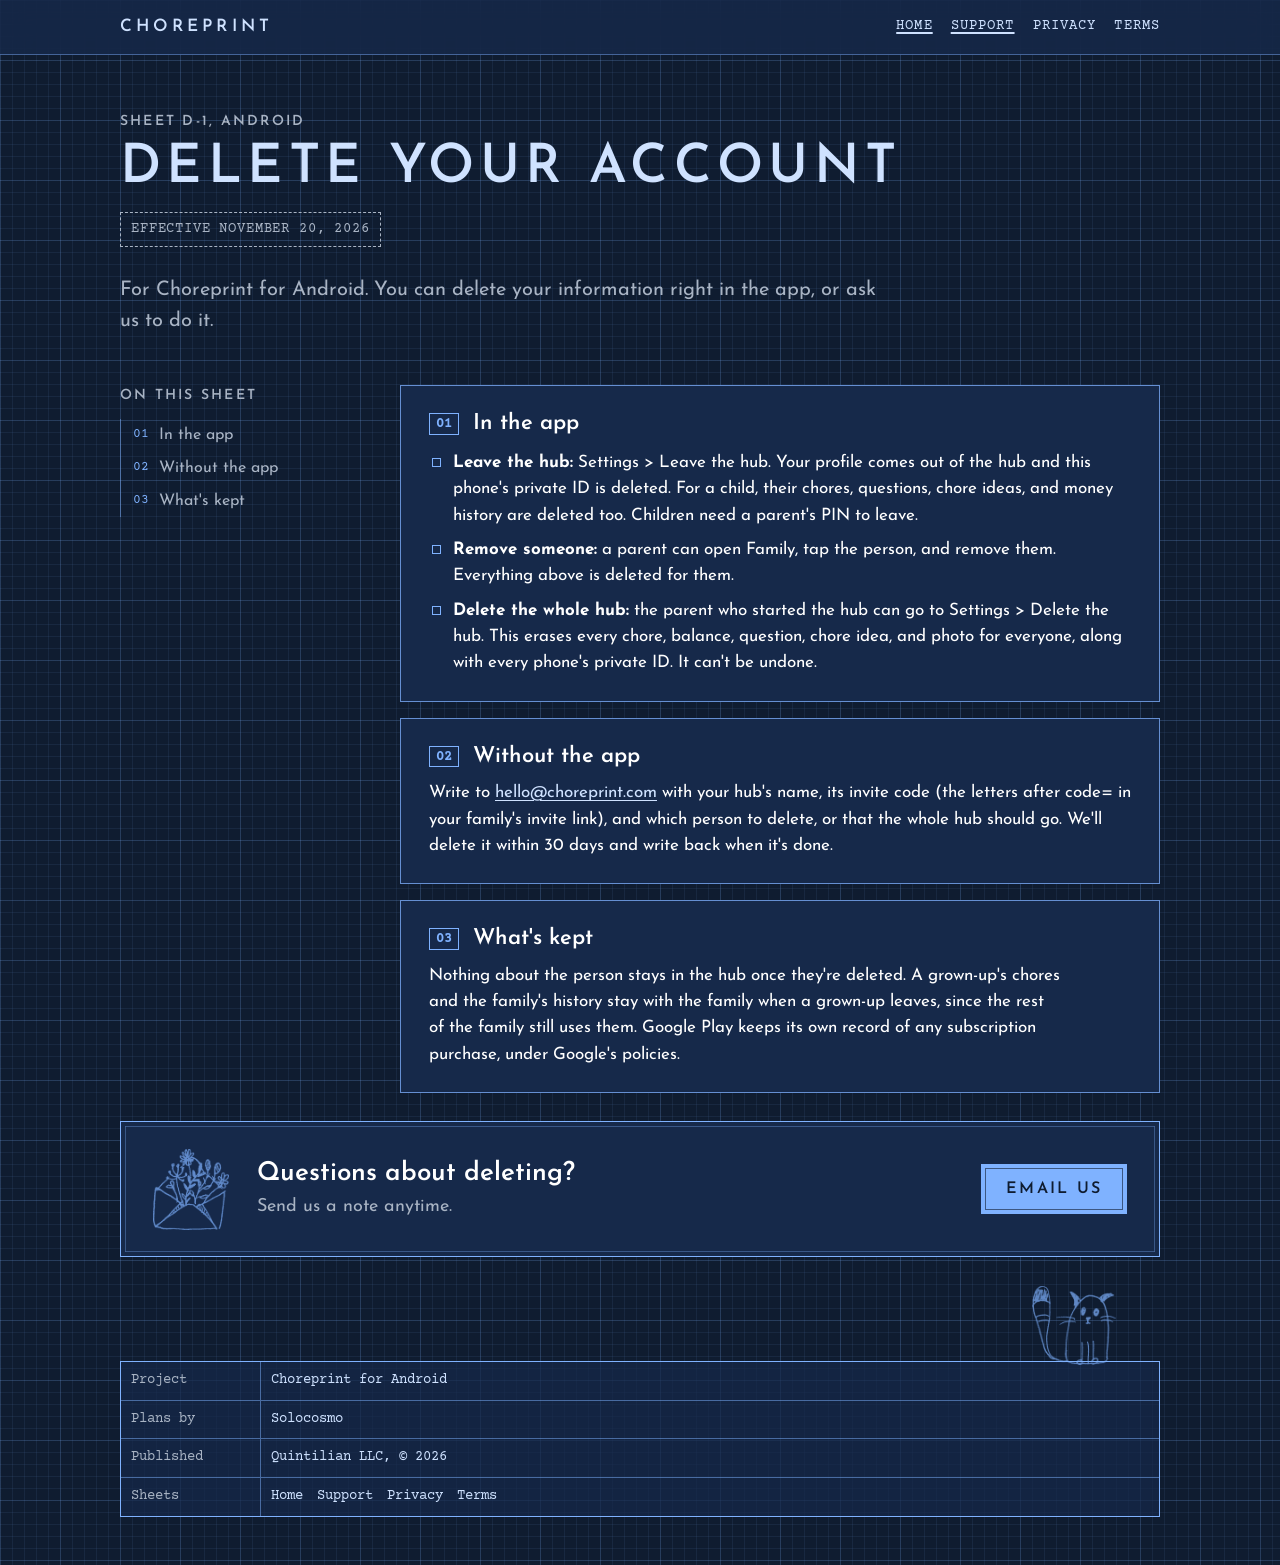
<file: android/delete.html>
<!doctype html>
<html lang="en">
<head>
<meta charset="utf-8">
<meta name="viewport" content="width=device-width, initial-scale=1">
<title>Delete your account, Android: Choreprint</title>
<meta name="description" content="How to delete your Choreprint for Android account and its data, in the app or by email.">
<script src="../theme.js"></script>
<link rel="stylesheet" href="../style.css">
</head>
<body>
<a class="skip" href="#main">Skip to content</a>
<header class="top">
  <div class="inner">
    <a class="wordmark" href="../">Choreprint</a>
    <nav aria-label="Site">
      <a href="../" aria-current="page">Home</a>
      <a href="../contact.html" aria-current="page">Support</a>
      <a href="privacy.html">Privacy</a>
      <a href="terms.html">Terms</a>
    </nav>
  </div>
</header>

<main id="main" class="doc">
  <div class="doc-head">
    <div>
      <p class="label">Sheet D-1, Android</p>
      <h1>Delete your account</h1>
    </div>
    <p class="eff">Effective November 20, 2026</p>
  </div>
  <p class="doc-lede">For Choreprint for Android. You can delete your information right in the app, or ask us to do it.</p>

  <div class="doc-grid">
    <nav class="toc" aria-label="On this page">
      <p class="label">On this sheet</p>
      <ol>
        <li><a href="#in-app">In the app</a></li>
        <li><a href="#by-email">Without the app</a></li>
        <li><a href="#kept">What's kept</a></li>
      </ol>
    </nav>

    <div class="sections">
      <section class="card" id="in-app">
        <h2>In the app</h2>
        <ul>
          <li><b>Leave the hub:</b> Settings &gt; Leave the hub. Your profile comes out of the hub and this phone's private ID is deleted. For a child, their chores, questions, chore ideas, and money history are deleted too. Children need a parent's PIN to leave.</li>
          <li><b>Remove someone:</b> a parent can open Family, tap the person, and remove them. Everything above is deleted for them.</li>
          <li><b>Delete the whole hub:</b> the parent who started the hub can go to Settings &gt; Delete the hub. This erases every chore, balance, question, chore idea, and photo for everyone, along with every phone's private ID. It can't be undone.</li>
        </ul>
      </section>

      <section class="card" id="by-email">
        <h2>Without the app</h2>
        <p>Write to <a href="mailto:hello@choreprint.com?subject=Delete%20my%20Choreprint%20data">hello@choreprint.com</a> with your hub's name, its invite code (the letters after code= in your family's invite link), and which person to delete, or that the whole hub should go. We'll delete it within 30 days and write back when it's done.</p>
      </section>

      <section class="card" id="kept">
        <h2>What's kept</h2>
        <p>Nothing about the person stays in the hub once they're deleted. A grown-up's chores and the family's history stay with the family when a grown-up leaves, since the rest of the family still uses them. Google Play keeps its own record of any subscription purchase, under Google's policies.</p>
      </section>
    </div>
  </div>

  <section class="cta-band frame" aria-labelledby="cta-h">
    <span class="doodle" style="--src: url(../img/doodle08.png)" aria-hidden="true"></span>
    <div class="txt">
      <h2 id="cta-h">Questions about deleting?</h2>
      <p>Send us a note anytime.</p>
    </div>
    <a class="btn" href="mailto:hello@choreprint.com?subject=Delete%20my%20Choreprint%20data">Email us</a>
  </section>
</main>

<footer>
  <span class="doodle footer-cat" style="--src: url(../img/doodle27.png)" aria-hidden="true"></span>
  <div class="titleblock">
    <div>Project</div><div>Choreprint for Android</div>
    <div>Plans by</div><div>Solocosmo</div>
    <div>Published</div><div>Quintilian LLC, &copy; 2026</div>
    <div>Sheets</div><div><a href="../">Home</a><a href="../contact.html">Support</a><a href="privacy.html">Privacy</a><a href="terms.html">Terms</a></div>
  </div>
</footer>
</body>
</html>
</file>
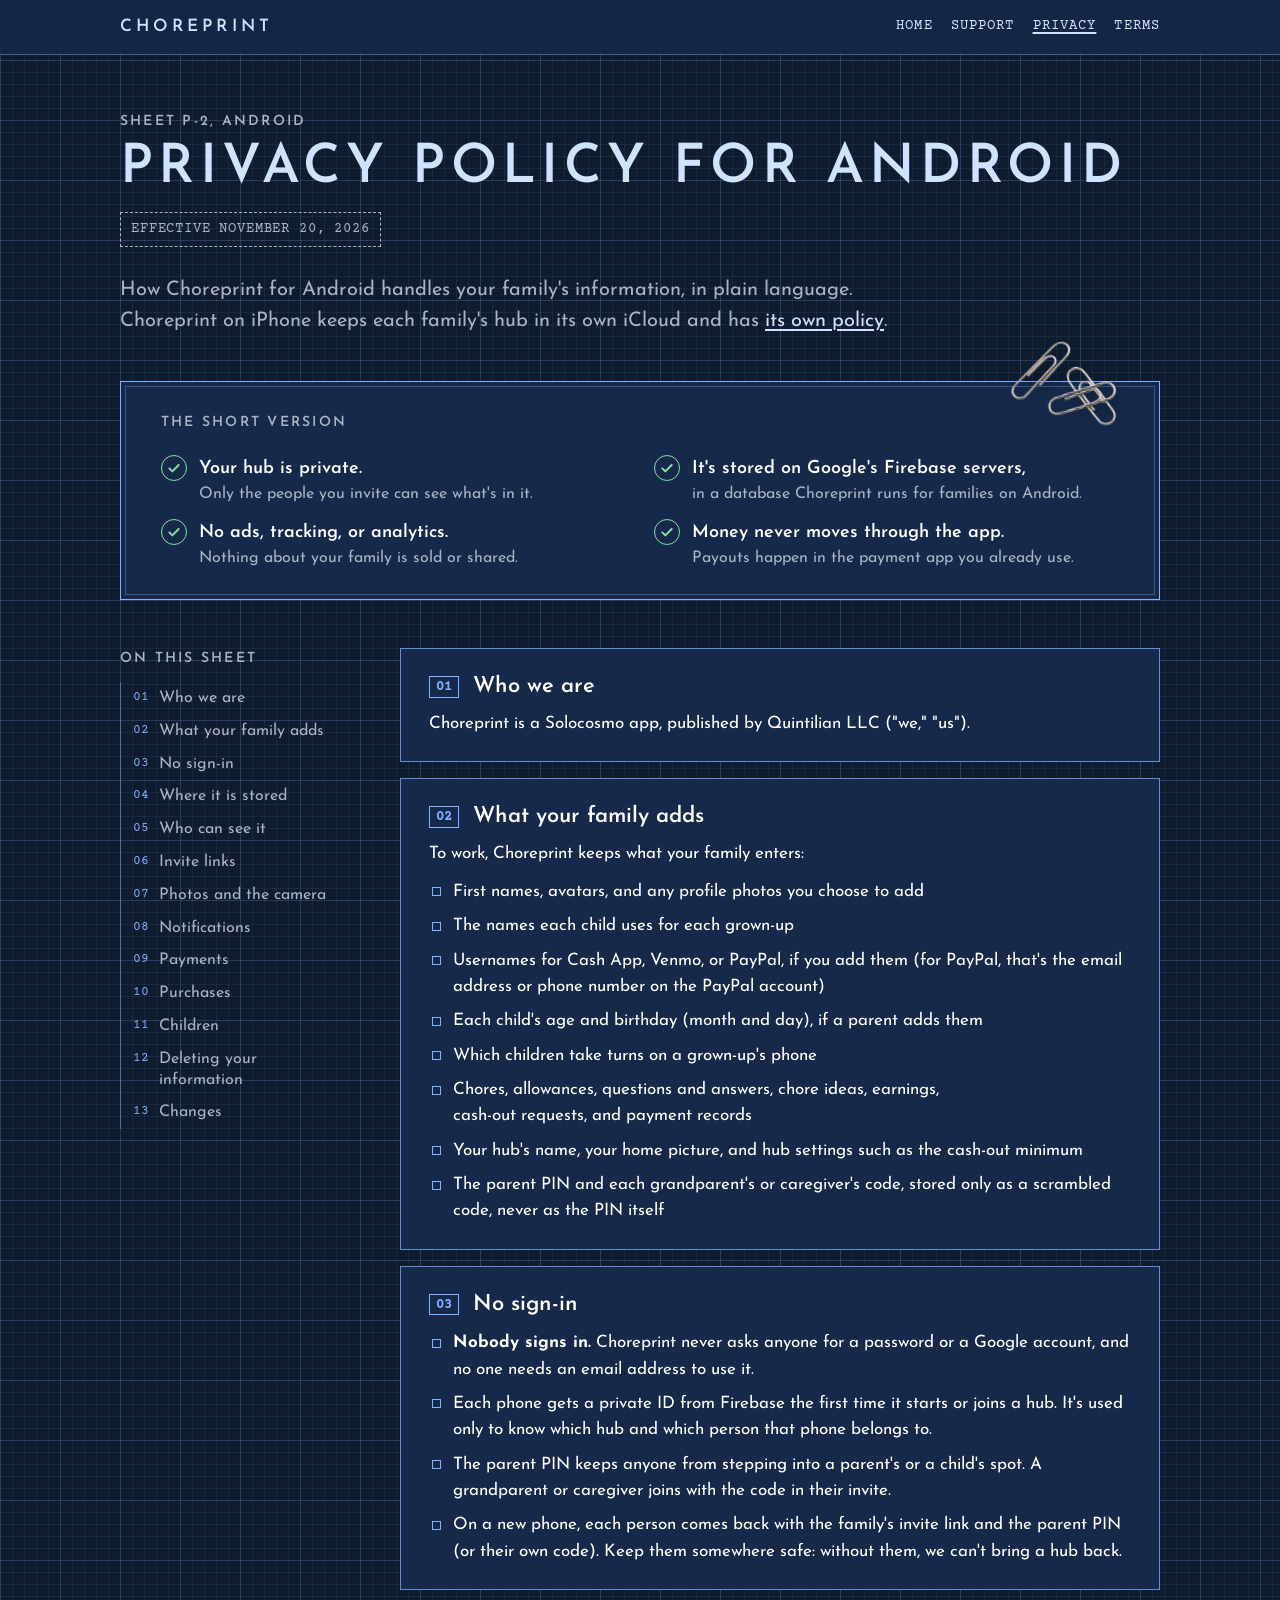
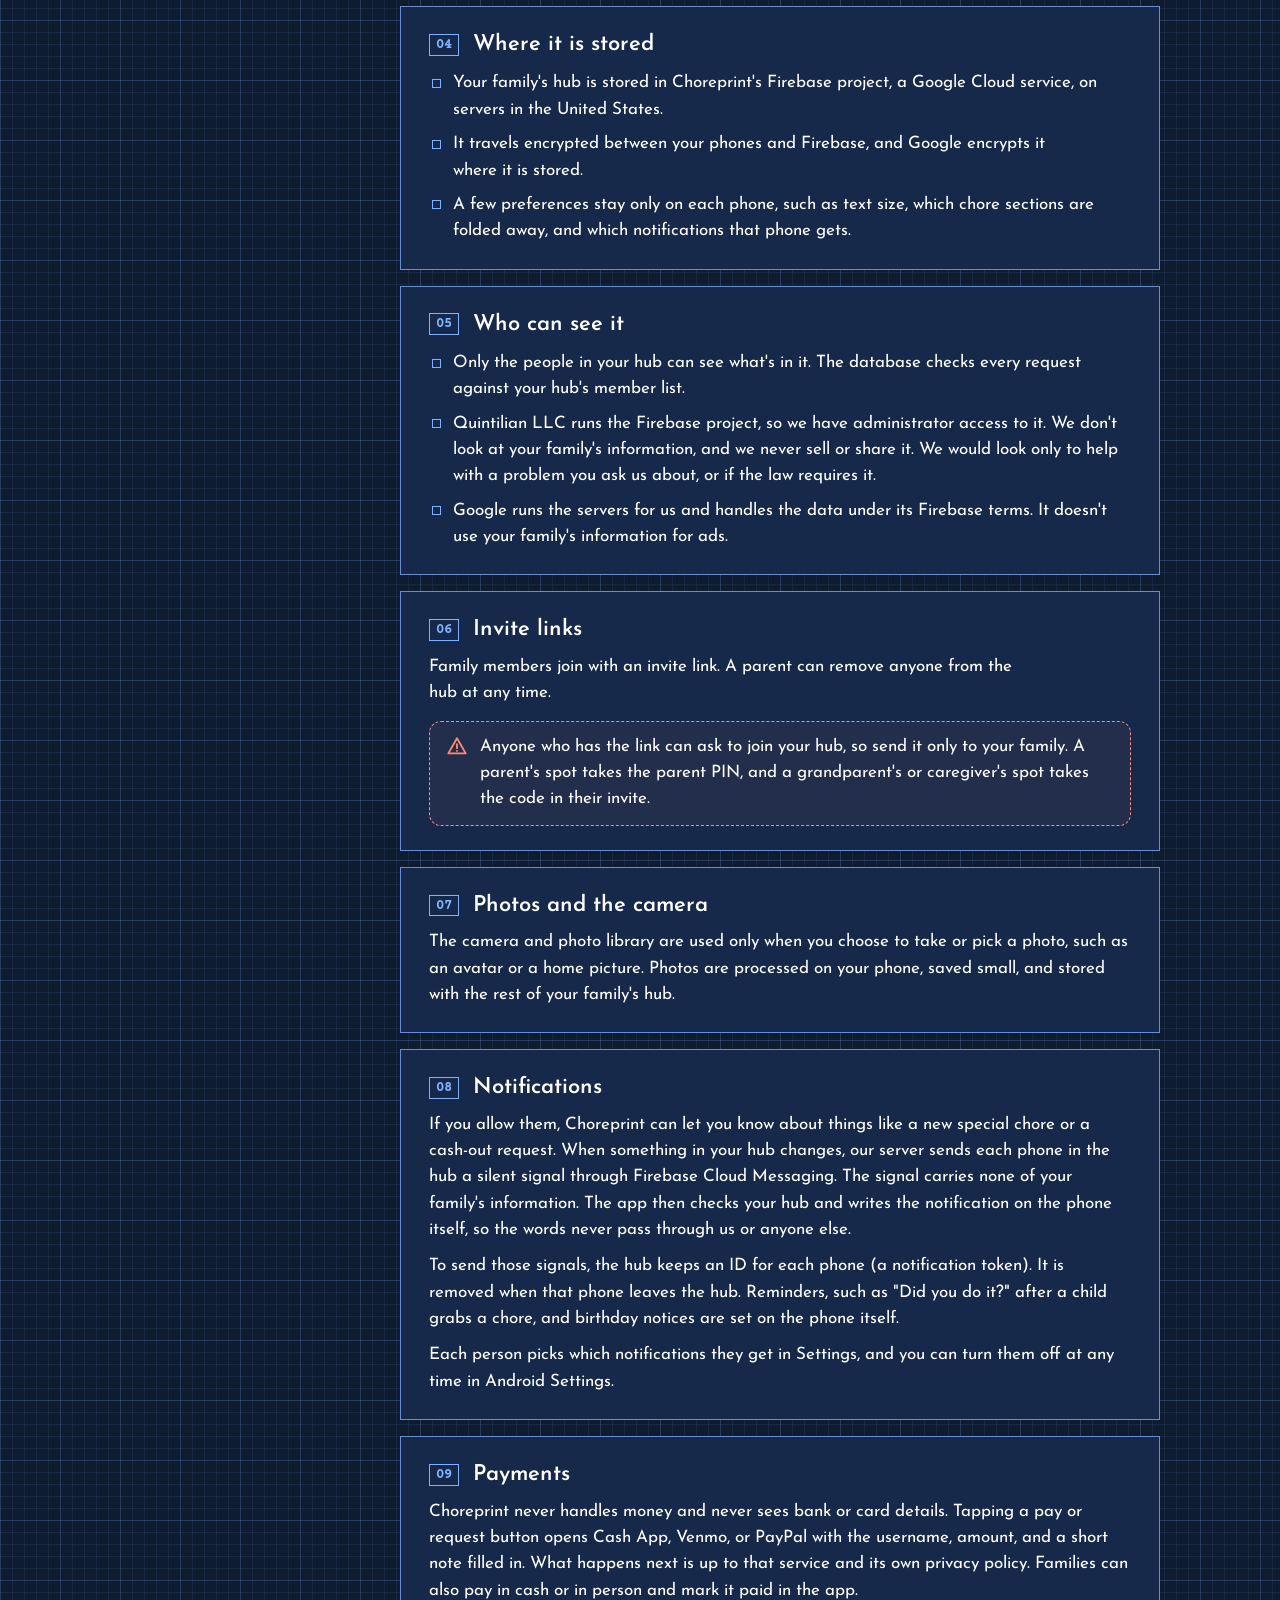
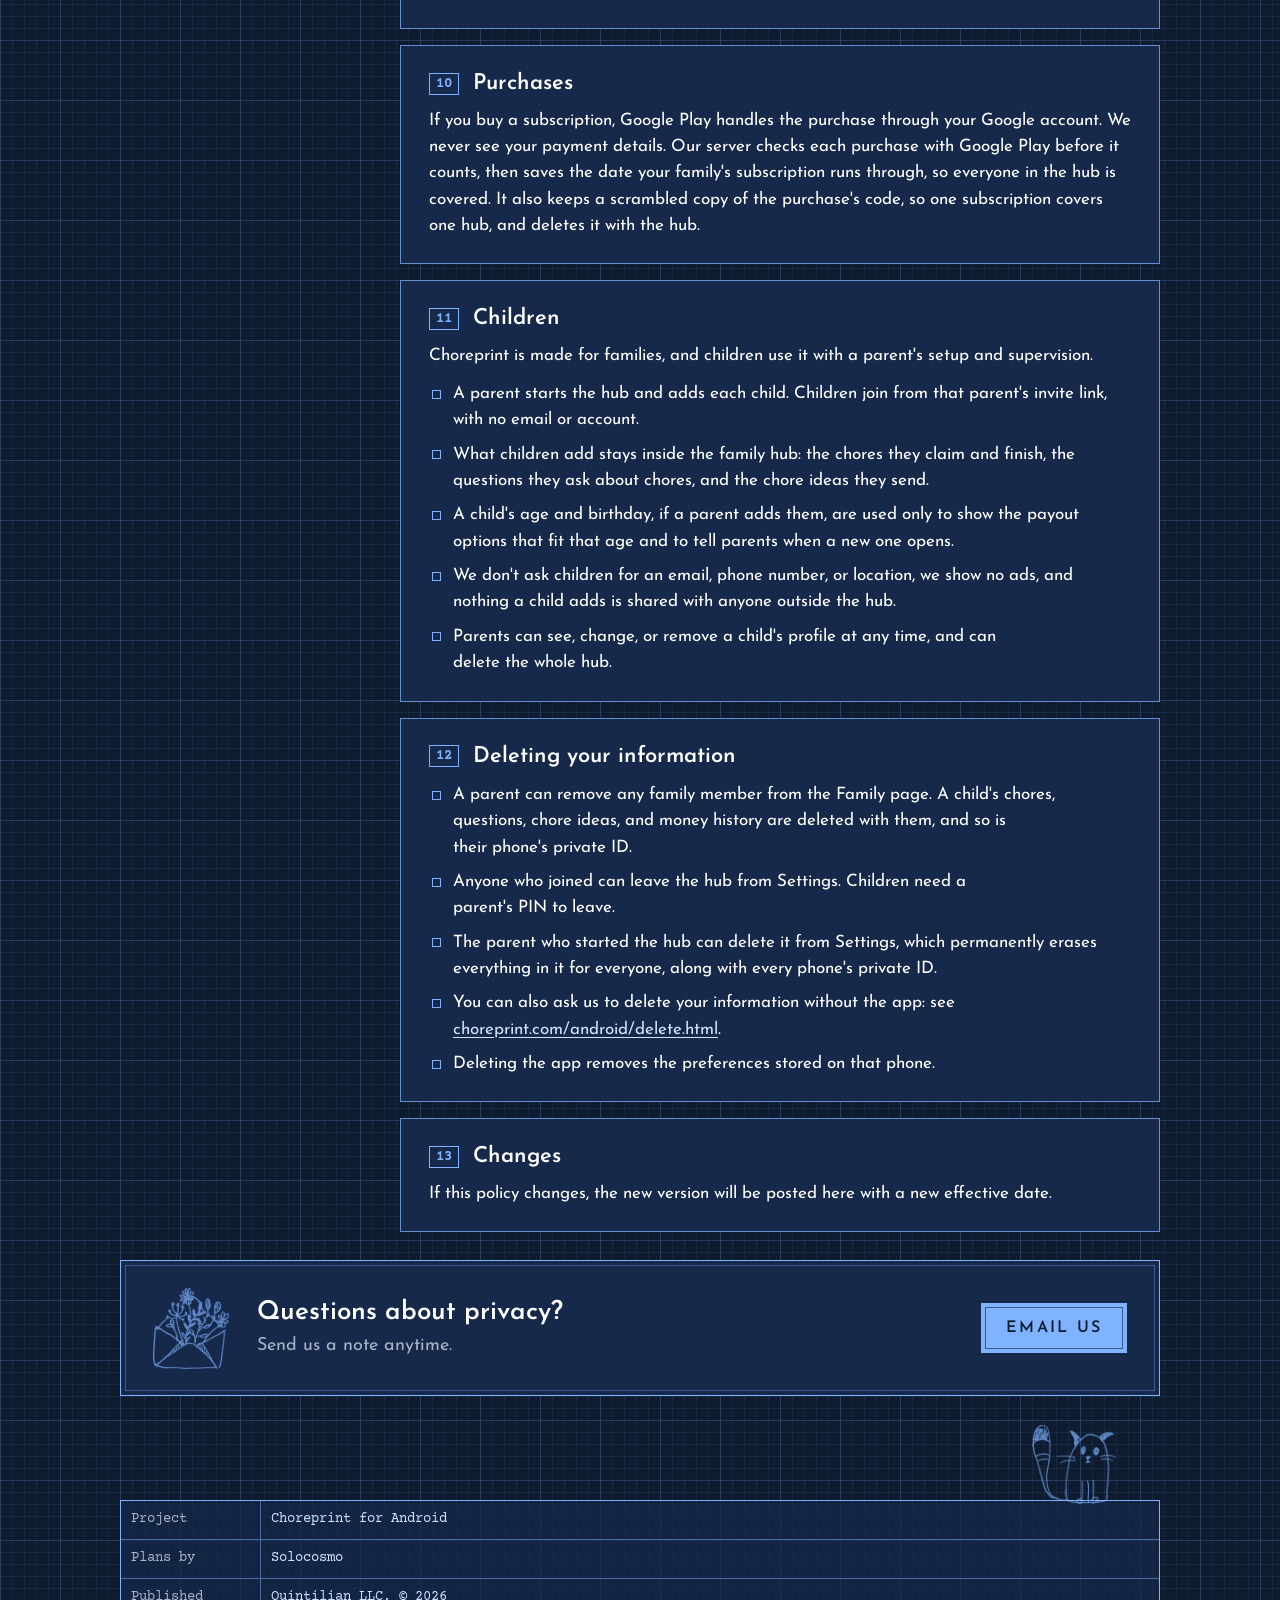
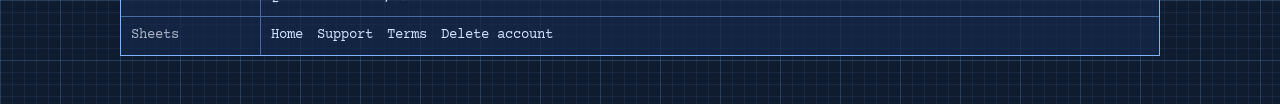
<file: android/privacy.html>
<!doctype html>
<html lang="en">
<head>
<meta charset="utf-8">
<meta name="viewport" content="width=device-width, initial-scale=1">
<title>Android Privacy Policy: Choreprint</title>
<meta name="description" content="How Choreprint for Android handles your family&#x27;s information: a private hub on Google&#x27;s Firebase, no ads, no tracking, no analytics.">
<script src="../theme.js"></script>
<link rel="stylesheet" href="../style.css">
</head>
<body>
<a class="skip" href="#main">Skip to content</a>
<header class="top">
  <div class="inner">
    <a class="wordmark" href="../">Choreprint</a>
    <nav aria-label="Site">
      <a href="../">Home</a>
      <a href="../contact.html">Support</a>
      <a href="privacy.html" aria-current="page">Privacy</a>
      <a href="terms.html">Terms</a>
    </nav>
  </div>
</header>

<main id="main" class="doc">
  <div class="doc-head">
    <div>
      <p class="label">Sheet P-2, Android</p>
      <h1>Privacy Policy for Android</h1>
    </div>
    <p class="eff">Effective November 20, 2026</p>
  </div>
  <p class="doc-lede">How Choreprint for Android handles your family's information, in plain language. Choreprint on iPhone keeps each family's hub in its own iCloud and has <a href="../privacy.html">its own policy</a>.</p>

  <section class="tldr frame" aria-labelledby="tldr-h">
    <img class="clip" src="../img/paper-clips.png" alt="" width="300" height="256">
    <h2 id="tldr-h" class="label">The short version</h2>
    <ul class="checks">
      <li><svg class="ico" viewBox="0 0 24 24" fill="none" stroke="currentColor" stroke-width="3" stroke-linecap="round" stroke-linejoin="round" aria-hidden="true"><path d="M5 12.5l4.5 4.5L19 7.5"/></svg><span><b>Your hub is private.</b> <span>Only the people you invite can see what's in it.</span></span></li>
      <li><svg class="ico" viewBox="0 0 24 24" fill="none" stroke="currentColor" stroke-width="3" stroke-linecap="round" stroke-linejoin="round" aria-hidden="true"><path d="M5 12.5l4.5 4.5L19 7.5"/></svg><span><b>It's stored on Google's Firebase servers,</b> <span>in a database Choreprint runs for families on Android.</span></span></li>
      <li><svg class="ico" viewBox="0 0 24 24" fill="none" stroke="currentColor" stroke-width="3" stroke-linecap="round" stroke-linejoin="round" aria-hidden="true"><path d="M5 12.5l4.5 4.5L19 7.5"/></svg><span><b>No ads, tracking, or analytics.</b> <span>Nothing about your family is sold or shared.</span></span></li>
      <li><svg class="ico" viewBox="0 0 24 24" fill="none" stroke="currentColor" stroke-width="3" stroke-linecap="round" stroke-linejoin="round" aria-hidden="true"><path d="M5 12.5l4.5 4.5L19 7.5"/></svg><span><b>Money never moves through the app.</b> <span>Payouts happen in the payment app you already use.</span></span></li>
    </ul>
  </section>

  <div class="doc-grid">
    <nav class="toc" aria-label="On this page">
      <p class="label">On this sheet</p>
      <ol>
        <li><a href="#who">Who we are</a></li>
        <li><a href="#what">What your family adds</a></li>
        <li><a href="#signing-in">No sign-in</a></li>
        <li><a href="#where">Where it is stored</a></li>
        <li><a href="#who-sees">Who can see it</a></li>
        <li><a href="#invites">Invite links</a></li>
        <li><a href="#photos">Photos and the camera</a></li>
        <li><a href="#notifications">Notifications</a></li>
        <li><a href="#payments">Payments</a></li>
        <li><a href="#purchases">Purchases</a></li>
        <li><a href="#children">Children</a></li>
        <li><a href="#deleting">Deleting your information</a></li>
        <li><a href="#changes">Changes</a></li>
      </ol>
    </nav>

    <div class="sections">
      <section class="card" id="who">
        <h2>Who we are</h2>
        <p>Choreprint is a Solocosmo app, published by Quintilian LLC ("we," "us").</p>
      </section>

      <section class="card" id="what">
        <h2>What your family adds</h2>
        <p>To work, Choreprint keeps what your family enters:</p>
        <ul>
          <li>First names, avatars, and any profile photos you choose to add</li>
          <li>The names each child uses for each grown-up</li>
          <li>Usernames for Cash App, Venmo, or PayPal, if you add them (for PayPal, that's the email address or phone number on the PayPal account)</li>
          <li>Each child's age and birthday (month and day), if a parent adds them</li>
          <li>Which children take turns on a grown-up's phone</li>
          <li>Chores, allowances, questions and answers, chore ideas, earnings, <span class="nw">cash-out</span> requests, and payment records</li>
          <li>Your hub's name, your home picture, and hub settings such as the <span class="nw">cash-out</span> minimum</li>
          <li>The parent PIN and each grandparent's or caregiver's code, stored only as a scrambled code, never as the PIN itself</li>
        </ul>
      </section>

      <section class="card" id="signing-in">
        <h2>No sign-in</h2>
        <ul>
          <li><b>Nobody signs in.</b> Choreprint never asks anyone for a password or a Google account, and no one needs an email address to use it.</li>
          <li>Each phone gets a private ID from Firebase the first time it starts or joins a hub. It's used only to know which hub and which person that phone belongs to.</li>
          <li>The parent PIN keeps anyone from stepping into a parent's or a child's spot. A grandparent or caregiver joins with the code in their invite.</li>
          <li>On a new phone, each person comes back with the family's invite link and the parent PIN (or their own code). Keep them somewhere safe: without them, we can't bring a hub back.</li>
        </ul>
      </section>

      <section class="card" id="where">
        <h2>Where it is stored</h2>
        <ul>
          <li>Your family's hub is stored in Choreprint's Firebase project, a Google Cloud service, on servers in the United States.</li>
          <li>It travels encrypted between your phones and Firebase, and Google encrypts it where it is stored.</li>
          <li>A few preferences stay only on each phone, such as text size, which chore sections are folded away, and which notifications that phone gets.</li>
        </ul>
      </section>

      <section class="card" id="who-sees">
        <h2>Who can see it</h2>
        <ul>
          <li>Only the people in your hub can see what's in it. The database checks every request against your hub's member list.</li>
          <li>Quintilian LLC runs the Firebase project, so we have administrator access to it. We don't look at your family's information, and we never sell or share it. We would look only to help with a problem you ask us about, or if the law requires it.</li>
          <li>Google runs the servers for us and handles the data under its Firebase terms. It doesn't use your family's information for ads.</li>
        </ul>
      </section>

      <section class="card" id="invites">
        <h2>Invite links</h2>
        <p>Family members join with an invite link. A parent can remove anyone from the hub at any time.</p>
        <p class="note"><svg class="ico" viewBox="0 0 24 24" fill="none" stroke="currentColor" stroke-width="2" stroke-linecap="round" stroke-linejoin="round" aria-hidden="true"><path d="M12 3.5l9.5 16.5h-19z"/><path d="M12 10v4.5M12 17.4v.1"/></svg><span>Anyone who has the link can ask to join your hub, so send it only to your family. A parent's spot takes the parent PIN, and a grandparent's or caregiver's spot takes the code in their invite.</span></p>
      </section>

      <section class="card" id="photos">
        <h2>Photos and the camera</h2>
        <p>The camera and photo library are used only when you choose to take or pick a photo, such as an avatar or a home picture. Photos are processed on your phone, saved small, and stored with the rest of your family's hub.</p>
      </section>

      <section class="card" id="notifications">
        <h2>Notifications</h2>
        <p>If you allow them, Choreprint can let you know about things like a new special chore or a <span class="nw">cash-out</span> request. When something in your hub changes, our server sends each phone in the hub a silent signal through Firebase Cloud Messaging. The signal carries none of your family's information. The app then checks your hub and writes the notification on the phone itself, so the words never pass through us or anyone else.</p>
        <p>To send those signals, the hub keeps an ID for each phone (a notification token). It is removed when that phone leaves the hub. Reminders, such as "Did you do it?" after a child grabs a chore, and birthday notices are set on the phone itself.</p>
        <p>Each person picks which notifications they get in Settings, and you can turn them off at any time in Android Settings.</p>
      </section>

      <section class="card" id="payments">
        <h2>Payments</h2>
        <p>Choreprint never handles money and never sees bank or card details. Tapping a pay or request button opens Cash App, Venmo, or PayPal with the username, amount, and a short note filled in. What happens next is up to that service and its own privacy policy. Families can also pay in cash or in person and mark it paid in the app.</p>
      </section>

      <section class="card" id="purchases">
        <h2>Purchases</h2>
        <p>If you buy a subscription, Google Play handles the purchase through your Google account. We never see your payment details. Our server checks each purchase with Google Play before it counts, then saves the date your family's subscription runs through, so everyone in the hub is covered. It also keeps a scrambled copy of the purchase's code, so one subscription covers one hub, and deletes it with the hub.</p>
      </section>

      <section class="card" id="children">
        <h2>Children</h2>
        <p>Choreprint is made for families, and children use it with a parent's setup and supervision.</p>
        <ul>
          <li>A parent starts the hub and adds each child. Children join from that parent's invite link, with no email or account.</li>
          <li>What children add stays inside the family hub: the chores they claim and finish, the questions they ask about chores, and the chore ideas they send.</li>
          <li>A child's age and birthday, if a parent adds them, are used only to show the payout options that fit that age and to tell parents when a new one opens.</li>
          <li>We don't ask children for an email, phone number, or location, we show no ads, and nothing a child adds is shared with anyone outside the hub.</li>
          <li>Parents can see, change, or remove a child's profile at any time, and can delete the whole hub.</li>
        </ul>
      </section>

      <section class="card" id="deleting">
        <h2>Deleting your information</h2>
        <ul>
          <li>A parent can remove any family member from the Family page. A child's chores, questions, chore ideas, and money history are deleted with them, and so is their phone's private ID.</li>
          <li>Anyone who joined can leave the hub from Settings. Children need a parent's PIN to leave.</li>
          <li>The parent who started the hub can delete it from Settings, which permanently erases everything in it for everyone, along with every phone's private ID.</li>
          <li>You can also ask us to delete your information without the app: see <a href="delete.html">choreprint.com/android/delete.html</a>.</li>
          <li>Deleting the app removes the preferences stored on that phone.</li>
        </ul>
      </section>

      <section class="card" id="changes">
        <h2>Changes</h2>
        <p>If this policy changes, the new version will be posted here with a new effective date.</p>
      </section>
    </div>
  </div>

  <section class="cta-band frame" aria-labelledby="cta-h">
    <span class="doodle" style="--src: url(../img/doodle08.png)" aria-hidden="true"></span>
    <div class="txt">
      <h2 id="cta-h">Questions about privacy?</h2>
      <p>Send us a note anytime.</p>
    </div>
    <a class="btn" href="mailto:hello@choreprint.com?subject=Choreprint%20for%20Android%20privacy%20question">Email us</a>
  </section>
</main>

<footer>
  <span class="doodle footer-cat" style="--src: url(../img/doodle27.png)" aria-hidden="true"></span>
  <div class="titleblock">
    <div>Project</div><div>Choreprint for Android</div>
    <div>Plans by</div><div>Solocosmo</div>
    <div>Published</div><div>Quintilian LLC, &copy; 2026</div>
    <div>Sheets</div><div><a href="../">Home</a><a href="../contact.html">Support</a><a href="terms.html">Terms</a><a href="delete.html">Delete account</a></div>
  </div>
</footer>
</body>
</html>
</file>
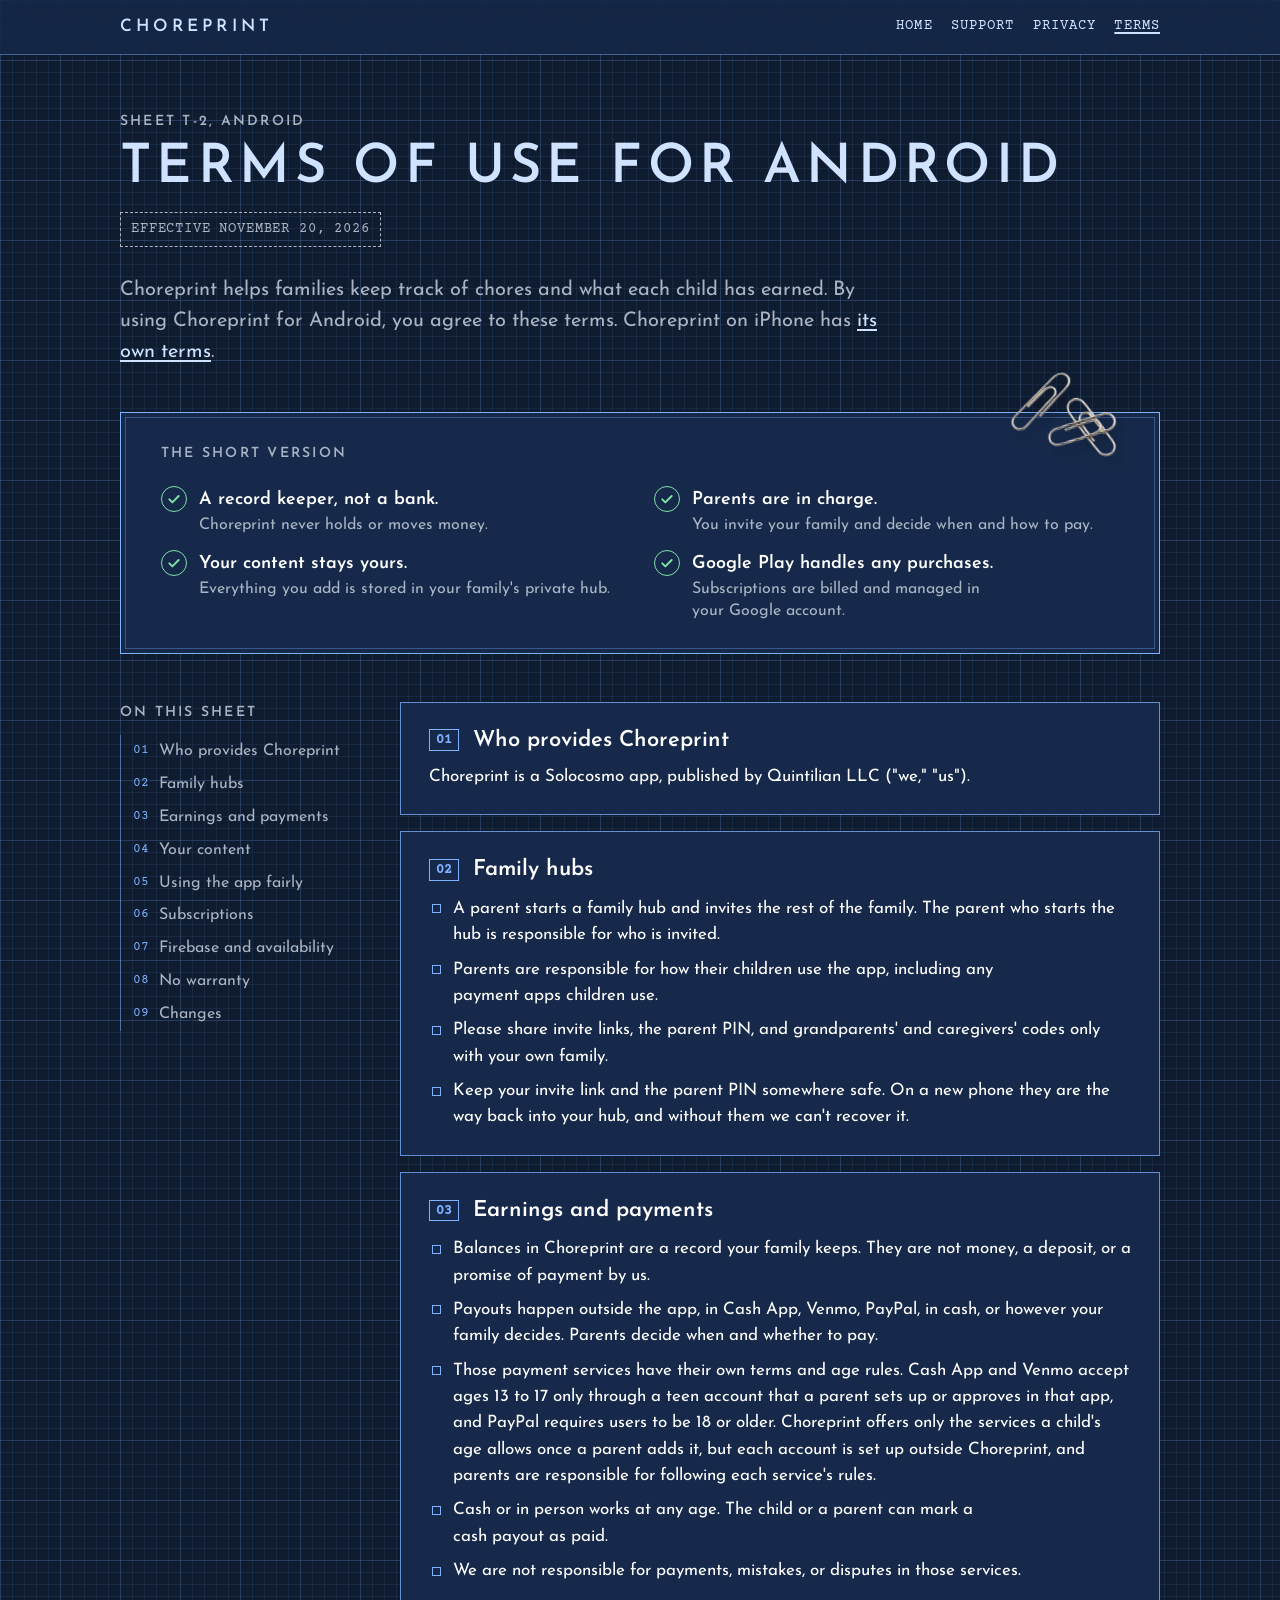
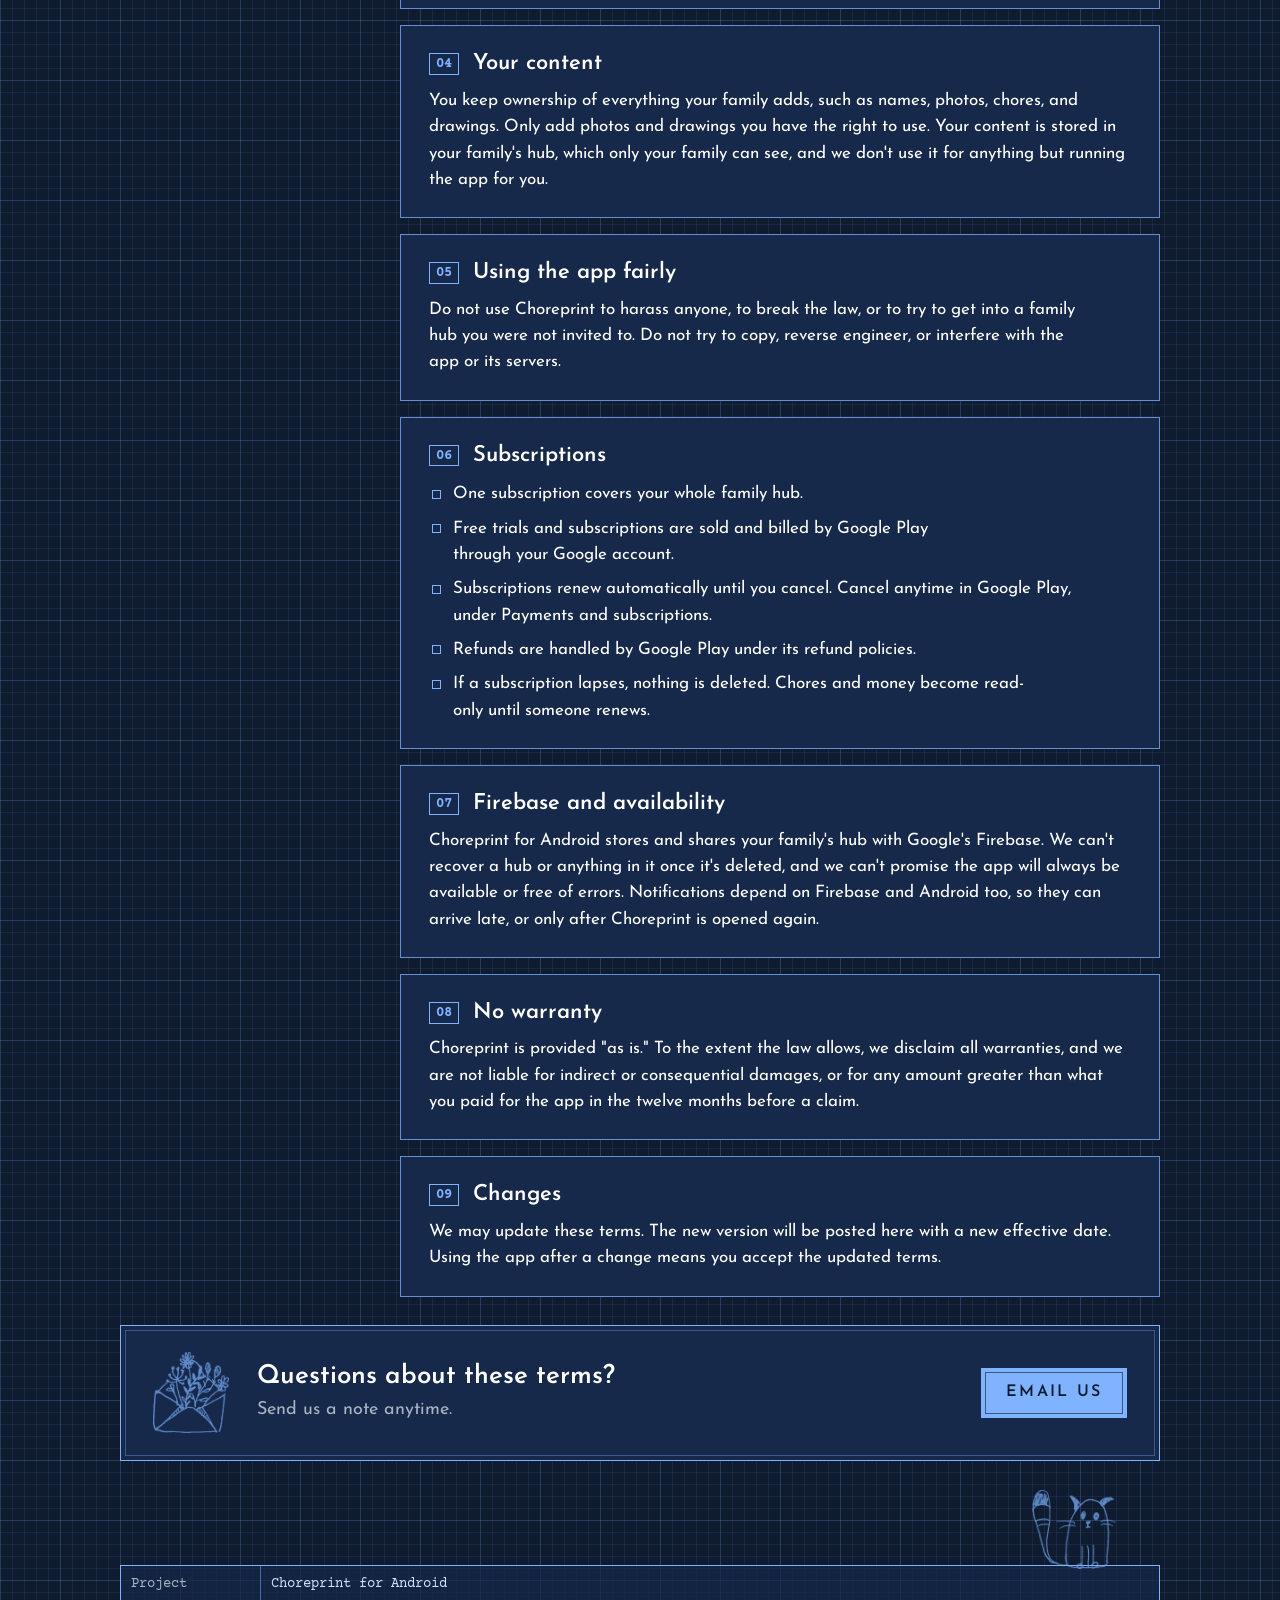
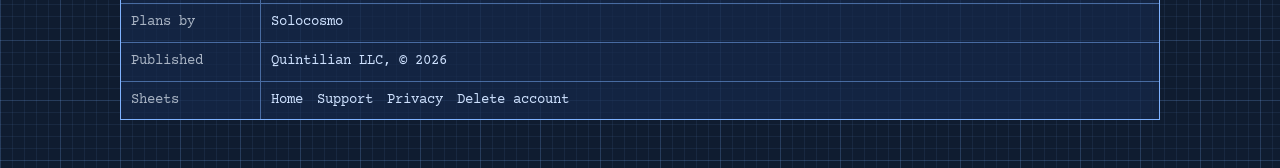
<file: android/terms.html>
<!doctype html>
<html lang="en">
<head>
<meta charset="utf-8">
<meta name="viewport" content="width=device-width, initial-scale=1">
<title>Android Terms of Use: Choreprint</title>
<meta name="description" content="The terms for using Choreprint for Android, the family chore chart and allowance app.">
<script src="../theme.js"></script>
<link rel="stylesheet" href="../style.css">
</head>
<body>
<a class="skip" href="#main">Skip to content</a>
<header class="top">
  <div class="inner">
    <a class="wordmark" href="../">Choreprint</a>
    <nav aria-label="Site">
      <a href="../">Home</a>
      <a href="../contact.html">Support</a>
      <a href="privacy.html">Privacy</a>
      <a href="terms.html" aria-current="page">Terms</a>
    </nav>
  </div>
</header>

<main id="main" class="doc">
  <div class="doc-head">
    <div>
      <p class="label">Sheet T-2, Android</p>
      <h1>Terms of Use for Android</h1>
    </div>
    <p class="eff">Effective November 20, 2026</p>
  </div>
  <p class="doc-lede">Choreprint helps families keep track of chores and what each child has earned. By using Choreprint for Android, you agree to these terms. Choreprint on iPhone has <a href="../terms.html">its own terms</a>.</p>

  <section class="tldr frame" aria-labelledby="tldr-h">
    <img class="clip" src="../img/paper-clips.png" alt="" width="300" height="256">
    <h2 id="tldr-h" class="label">The short version</h2>
    <ul class="checks">
      <li><svg class="ico" viewBox="0 0 24 24" fill="none" stroke="currentColor" stroke-width="3" stroke-linecap="round" stroke-linejoin="round" aria-hidden="true"><path d="M5 12.5l4.5 4.5L19 7.5"/></svg><span><b>A record keeper, not a bank.</b> <span>Choreprint never holds or moves money.</span></span></li>
      <li><svg class="ico" viewBox="0 0 24 24" fill="none" stroke="currentColor" stroke-width="3" stroke-linecap="round" stroke-linejoin="round" aria-hidden="true"><path d="M5 12.5l4.5 4.5L19 7.5"/></svg><span><b>Parents are in charge.</b> <span>You invite your family and decide when and how to pay.</span></span></li>
      <li><svg class="ico" viewBox="0 0 24 24" fill="none" stroke="currentColor" stroke-width="3" stroke-linecap="round" stroke-linejoin="round" aria-hidden="true"><path d="M5 12.5l4.5 4.5L19 7.5"/></svg><span><b>Your content stays yours.</b> <span>Everything you add is stored in your family's private hub.</span></span></li>
      <li><svg class="ico" viewBox="0 0 24 24" fill="none" stroke="currentColor" stroke-width="3" stroke-linecap="round" stroke-linejoin="round" aria-hidden="true"><path d="M5 12.5l4.5 4.5L19 7.5"/></svg><span><b>Google Play handles any purchases.</b> <span>Subscriptions are billed and managed in your Google account.</span></span></li>
    </ul>
  </section>

  <div class="doc-grid">
    <nav class="toc" aria-label="On this page">
      <p class="label">On this sheet</p>
      <ol>
        <li><a href="#who">Who provides Choreprint</a></li>
        <li><a href="#hubs">Family hubs</a></li>
        <li><a href="#money">Earnings and payments</a></li>
        <li><a href="#content">Your content</a></li>
        <li><a href="#fair">Using the app fairly</a></li>
        <li><a href="#subs">Subscriptions</a></li>
        <li><a href="#firebase">Firebase and availability</a></li>
        <li><a href="#warranty">No warranty</a></li>
        <li><a href="#changes">Changes</a></li>
      </ol>
    </nav>

    <div class="sections">
      <section class="card" id="who">
        <h2>Who provides Choreprint</h2>
        <p>Choreprint is a Solocosmo app, published by Quintilian LLC ("we," "us").</p>
      </section>

      <section class="card" id="hubs">
        <h2>Family hubs</h2>
        <ul>
          <li>A parent starts a family hub and invites the rest of the family. The parent who starts the hub is responsible for who is invited.</li>
          <li>Parents are responsible for how their children use the app, including any payment apps children use.</li>
          <li>Please share invite links, the parent PIN, and grandparents' and caregivers' codes only with your own family.</li>
          <li>Keep your invite link and the parent PIN somewhere safe. On a new phone they are the way back into your hub, and without them we can't recover it.</li>
        </ul>
      </section>

      <section class="card" id="money">
        <h2>Earnings and payments</h2>
        <ul>
          <li>Balances in Choreprint are a record your family keeps. They are not money, a deposit, or a promise of payment by us.</li>
          <li>Payouts happen outside the app, in Cash App, Venmo, PayPal, in cash, or however your family decides. Parents decide when and whether to pay.</li>
          <li>Those payment services have their own terms and age rules. Cash App and Venmo accept ages 13 to 17 only through a teen account that a parent sets up or approves in that app, and PayPal requires users to be 18 or older. Choreprint offers only the services a child's age allows once a parent adds it, but each account is set up outside Choreprint, and parents are responsible for following each service's rules.</li>
          <li>Cash or in person works at any age. The child or a parent can mark a cash payout as paid.</li>
          <li>We are not responsible for payments, mistakes, or disputes in those services.</li>
        </ul>
      </section>

      <section class="card" id="content">
        <h2>Your content</h2>
        <p>You keep ownership of everything your family adds, such as names, photos, chores, and drawings. Only add photos and drawings you have the right to use. Your content is stored in your family's hub, which only your family can see, and we don't use it for anything but running the app for you.</p>
      </section>

      <section class="card" id="fair">
        <h2>Using the app fairly</h2>
        <p>Do not use Choreprint to harass anyone, to break the law, or to try to get into a family hub you were not invited to. Do not try to copy, reverse engineer, or interfere with the app or its servers.</p>
      </section>

      <section class="card" id="subs">
        <h2>Subscriptions</h2>
        <ul>
          <li>One subscription covers your whole family hub.</li>
          <li>Free trials and subscriptions are sold and billed by Google Play through your Google account.</li>
          <li>Subscriptions renew automatically until you cancel. Cancel anytime in Google Play, under Payments and subscriptions.</li>
          <li>Refunds are handled by Google Play under its refund policies.</li>
          <li>If a subscription lapses, nothing is deleted. Chores and money become read-only until someone renews.</li>
        </ul>
      </section>

      <section class="card" id="firebase">
        <h2>Firebase and availability</h2>
        <p>Choreprint for Android stores and shares your family's hub with Google's Firebase. We can't recover a hub or anything in it once it's deleted, and we can't promise the app will always be available or free of errors. Notifications depend on Firebase and Android too, so they can arrive late, or only after Choreprint is opened again.</p>
      </section>

      <section class="card" id="warranty">
        <h2>No warranty</h2>
        <p>Choreprint is provided "as is." To the extent the law allows, we disclaim all warranties, and we are not liable for indirect or consequential damages, or for any amount greater than what you paid for the app in the twelve months before a claim.</p>
      </section>

      <section class="card" id="changes">
        <h2>Changes</h2>
        <p>We may update these terms. The new version will be posted here with a new effective date. Using the app after a change means you accept the updated terms.</p>
      </section>
    </div>
  </div>

  <section class="cta-band frame" aria-labelledby="cta-h">
    <span class="doodle" style="--src: url(../img/doodle08.png)" aria-hidden="true"></span>
    <div class="txt">
      <h2 id="cta-h">Questions about these terms?</h2>
      <p>Send us a note anytime.</p>
    </div>
    <a class="btn" href="mailto:hello@choreprint.com?subject=Choreprint%20for%20Android%20terms%20question">Email us</a>
  </section>
</main>

<footer>
  <span class="doodle footer-cat" style="--src: url(../img/doodle27.png)" aria-hidden="true"></span>
  <div class="titleblock">
    <div>Project</div><div>Choreprint for Android</div>
    <div>Plans by</div><div>Solocosmo</div>
    <div>Published</div><div>Quintilian LLC, &copy; 2026</div>
    <div>Sheets</div><div><a href="../">Home</a><a href="../contact.html">Support</a><a href="privacy.html">Privacy</a><a href="delete.html">Delete account</a></div>
  </div>
</footer>
</body>
</html>
</file>
<file: style.css>
/* Choreprint site: the app's blueprint sheet. Whiteprint by day, midnight graphite at night. */

@font-face {
  font-family: "Josefin Sans";
  src: url("fonts/JosefinSans.ttf") format("truetype");
  font-weight: 100 700;
  font-display: swap;
}
@font-face {
  font-family: "Courier Prime";
  src: url("fonts/CourierPrime-Regular.ttf") format("truetype");
  font-weight: 400;
  font-display: swap;
}
@font-face {
  font-family: "Courier Prime";
  src: url("fonts/CourierPrime-Bold.ttf") format("truetype");
  font-weight: 700;
  font-display: swap;
}

:root {
  --bg: #EEF5FD;
  --card: #FFFFFF;
  --ink: #1F5FAE;
  --title: #22303F;
  /* Day colors that carry text are at least 4.5:1 on the page (WCAG AA), same as the app. */
  --muted: #446EA8;
  --line: #3A78C9;
  --accent: #336DBA;
  --grid-minor: rgba(58, 120, 201, 0.09);
  --grid-major: rgba(58, 120, 201, 0.17);
  --glass: rgba(220, 232, 247, 0.82);
  --daily: #926400;
  --weekly: #357A4D;
  --everyday: #277784;
  --anytime: #336DBA;
  --special: #CA3527;
  --timed: #7759C8;
  --go: #297B4D;
  --bezel: #1C2433;
  --lift: 0 34px 60px -30px rgba(20, 50, 100, 0.5);
  color-scheme: light;
}

:root[data-theme="night"] {
  --bg: #0F1C30;
  --card: #16294A;
  --ink: #CFE2FF;
  --title: #FFFFFF;
  --muted: #A9B4C4;
  --line: #7FB2FF;
  --accent: #7FB2FF;
  --grid-minor: rgba(127, 178, 255, 0.08);
  --grid-major: rgba(127, 178, 255, 0.15);
  --glass: rgba(22, 41, 74, 0.82);
  --daily: #FFD166;
  --weekly: #8FD9A8;
  --everyday: #6FD3DF;
  --anytime: #7FB2FF;
  --special: #FF8A7A;
  --timed: #BCA6FF;
  --go: #7EE0A6;
  --bezel: #04070D;
  --lift: 0 34px 60px -26px rgba(0, 0, 0, 0.7);
  color-scheme: dark;
}

@media (prefers-color-scheme: dark) {
  :root:not([data-theme="day"]) {
    --bg: #0F1C30;
    --card: #16294A;
    --ink: #CFE2FF;
    --title: #FFFFFF;
    --muted: #A9B4C4;
    --line: #7FB2FF;
    --accent: #7FB2FF;
    --grid-minor: rgba(127, 178, 255, 0.08);
    --grid-major: rgba(127, 178, 255, 0.15);
    --glass: rgba(22, 41, 74, 0.82);
    --daily: #FFD166;
    --weekly: #8FD9A8;
    --everyday: #6FD3DF;
    --anytime: #7FB2FF;
    --special: #FF8A7A;
    --timed: #BCA6FF;
    --go: #7EE0A6;
    --bezel: #04070D;
    --lift: 0 34px 60px -26px rgba(0, 0, 0, 0.7);
    color-scheme: dark;
  }
}

* { box-sizing: border-box; }

html { -webkit-text-size-adjust: 100%; scroll-padding-top: 96px; }
@media (prefers-reduced-motion: no-preference) { html { scroll-behavior: smooth; } }

body {
  margin: 0;
  color: var(--ink);
  background-color: var(--bg);
  background-image:
    linear-gradient(var(--grid-major) 1px, transparent 1px),
    linear-gradient(90deg, var(--grid-major) 1px, transparent 1px),
    linear-gradient(var(--grid-minor) 1px, transparent 1px),
    linear-gradient(90deg, var(--grid-minor) 1px, transparent 1px);
  background-size: 60px 60px, 60px 60px, 12px 12px, 12px 12px;
  font-family: "Josefin Sans", "Futura", "Avenir Next", sans-serif;
  font-size: 18px;
  line-height: 1.55;
  min-height: 100vh;
}

p, li { text-wrap: pretty; }
a { color: var(--ink); text-underline-offset: 3px; }
a:hover { color: var(--title); }
:focus-visible { outline: 2px solid var(--line); outline-offset: 3px; }

.skip { position: absolute; left: -999px; top: 0; }
.skip:focus { left: 12px; top: 12px; background: var(--card); padding: 8px 12px; z-index: 10; }

/* Line icons, drawn in the current text color */
.ico { width: 1em; height: 1em; flex: none; vertical-align: -0.125em; }

/* Frosted glass header, like the app's */
.top {
  position: sticky; top: 0; z-index: 5;
  background: var(--glass);
  -webkit-backdrop-filter: blur(14px);
  backdrop-filter: blur(14px);
  border-bottom: 1px solid color-mix(in srgb, var(--line) 45%, transparent);
}
.top .inner {
  max-width: 1080px; margin: 0 auto; padding: 14px 20px;
  display: flex; align-items: center; justify-content: space-between; gap: 16px;
}
.wordmark {
  font-weight: 600; letter-spacing: 0.24em; text-transform: uppercase;
  text-decoration: none; color: var(--ink); font-size: 17px;
}
.top nav { display: flex; gap: 18px; flex-wrap: wrap; }
.top nav a {
  font-family: "Courier Prime", monospace; font-size: 14px; text-decoration: none;
  text-transform: uppercase; letter-spacing: 0.08em;
}
.top nav a[aria-current="page"] { text-decoration: underline; text-decoration-thickness: 1.5px; }

main { max-width: 1080px; margin: 0 auto; padding: 0 20px 8px; }

.label {
  font-family: "Josefin Sans", sans-serif; font-weight: 600; font-size: 14px;
  letter-spacing: 0.16em; text-transform: uppercase; color: var(--muted);
}

/* ---------- Shared pieces ---------- */

.btn {
  display: inline-flex; align-items: center; justify-content: center; gap: 10px;
  min-height: 50px; padding: 0 24px;
  font-family: "Josefin Sans", sans-serif; font-weight: 600; font-size: 16px; letter-spacing: 0.14em; text-transform: uppercase;
  text-decoration: none; color: var(--bg); background: var(--accent);
  border: 1.5px solid var(--accent); border-radius: 0;
  box-shadow: inset 0 0 0 3px var(--accent), inset 0 0 0 4px color-mix(in srgb, var(--bg) 60%, transparent);
  white-space: nowrap; cursor: pointer;
}
.btn:hover { color: var(--bg); filter: brightness(0.94); }
/* Apple's own "Download on the App Store" badge, shown as Apple supplies it */
.store-badge { display: inline-flex; line-height: 0; }
.store-badge img { display: block; height: 50px; width: auto; }

/* Double-rule frame (the house drawing's frame) */
.frame {
  background: var(--card);
  border: 1.2px solid var(--line);
  box-shadow: inset 0 0 0 4px var(--card), inset 0 0 0 4.75px color-mix(in srgb, var(--line) 45%, transparent);
  padding: 22px;
}

/* Crop-mark corners */
.corners { position: relative; padding: 22px; background: color-mix(in srgb, var(--card) 85%, transparent); }
.corners::before, .corners::after { content: ""; position: absolute; inset: 0; pointer-events: none;
  background:
    linear-gradient(var(--line), var(--line)) top left / 18px 1.5px no-repeat,
    linear-gradient(var(--line), var(--line)) top left / 1.5px 18px no-repeat,
    linear-gradient(var(--line), var(--line)) bottom right / 18px 1.5px no-repeat,
    linear-gradient(var(--line), var(--line)) bottom right / 1.5px 18px no-repeat;
}
.corners::after {
  background:
    linear-gradient(var(--line), var(--line)) top right / 18px 1.5px no-repeat,
    linear-gradient(var(--line), var(--line)) top right / 1.5px 18px no-repeat,
    linear-gradient(var(--line), var(--line)) bottom left / 18px 1.5px no-repeat,
    linear-gradient(var(--line), var(--line)) bottom left / 1.5px 18px no-repeat;
}

/* Tracing paper: see-through sheet with a dashed pencil outline */
.tracing { border: 1.4px dashed var(--line); border-radius: 12px; background: color-mix(in srgb, var(--card) 55%, transparent); padding: 22px; }

/* Doodles: tinted line art, like the app's margin sketches */
.doodle {
  display: block; flex: none; background: var(--line); opacity: 0.72;
  -webkit-mask: var(--src) center / contain no-repeat; mask: var(--src) center / contain no-repeat;
}

/* Chore bubbles, outlined in each chore type's pencil color (same as the app's cards) */
.bubble {
  background: var(--card); border: 1.5px solid var(--c, var(--line)); border-radius: 16px;
  padding: 14px 14px 14px 18px; display: flex; align-items: center; gap: 14px;
}
.bubble .grow { flex: 1; min-width: 0; }
.bubble .t { font-weight: 600; font-size: 18px; line-height: 1.25; color: var(--title); }
.bubble .d { margin-top: 4px; font-size: 16px; line-height: 1.4; color: var(--muted); }
.tags { display: flex; flex-wrap: wrap; align-items: center; gap: 6px 10px; margin-top: 8px; }
.tag { display: inline-flex; align-items: center; gap: 5px; font-family: "Courier Prime", monospace; font-size: 13px; line-height: 1.2; color: var(--c, var(--line)); }
.chip {
  display: inline-block; font-family: "Courier Prime", monospace; font-size: 12px; line-height: 1.4; text-transform: uppercase;
  color: var(--chip, var(--go)); border: 0.8px dashed color-mix(in srgb, var(--chip, var(--go)) 75%, transparent);
  padding: 1px 6px; white-space: nowrap;
}

/* Money pill: a box with tick marks past each corner, like a dimensioned callout */
.money {
  position: relative; flex: none;
  font-family: "Courier Prime", monospace; font-weight: 700; font-size: 19px; line-height: 1.3; color: var(--ink);
  padding: 3px 9px; border: 1px solid var(--line); white-space: nowrap;
}
.money::before {
  content: ""; position: absolute; inset: -5px; pointer-events: none;
  background:
    linear-gradient(var(--line), var(--line)) left 0 top 4px / 4px 1px no-repeat,
    linear-gradient(var(--line), var(--line)) left 4px top 0 / 1px 4px no-repeat,
    linear-gradient(var(--line), var(--line)) right 0 top 4px / 4px 1px no-repeat,
    linear-gradient(var(--line), var(--line)) right 4px top 0 / 1px 4px no-repeat,
    linear-gradient(var(--line), var(--line)) left 0 bottom 4px / 4px 1px no-repeat,
    linear-gradient(var(--line), var(--line)) left 4px bottom 0 / 1px 4px no-repeat,
    linear-gradient(var(--line), var(--line)) right 0 bottom 4px / 4px 1px no-repeat,
    linear-gradient(var(--line), var(--line)) right 4px bottom 0 / 1px 4px no-repeat;
}
.rate { flex: none; display: grid; justify-items: end; gap: 4px; }
.rate small { font-family: "Courier Prime", monospace; font-size: 12px; color: var(--muted); }

/* App-style buttons for the little UI pieces */
.btn-app {
  display: inline-flex; align-items: center; justify-content: center; min-height: 42px; padding: 0 16px;
  font-weight: 600; font-size: 14px; letter-spacing: 0.12em; text-transform: uppercase; white-space: nowrap;
  color: var(--ink); background: var(--card); border: 1.5px solid var(--line);
  box-shadow: inset 0 0 0 3px var(--card), inset 0 0 0 3.75px color-mix(in srgb, var(--line) 45%, transparent);
}
.btn-app.filled { color: var(--bg); background: var(--accent); box-shadow: inset 0 0 0 3px var(--accent), inset 0 0 0 4px color-mix(in srgb, var(--bg) 60%, transparent); }

/* Green check list */
.checks { list-style: none; margin: 0; padding: 0; display: grid; grid-template-columns: repeat(2, minmax(0, 1fr)); gap: 14px 28px; }
.checks li { display: flex; gap: 12px; align-items: flex-start; color: var(--title); }
.checks li > .ico {
  width: 26px; height: 26px; padding: 4px; margin-top: -1px;
  color: var(--go); border: 1.5px solid var(--go); border-radius: 50%;
}
.checks b { display: block; font-weight: 600; }
.checks li span span { color: var(--muted); }

/* ---------- Home ---------- */

/* Section heading: detail callout bubble, caps title, and a rule, like a plan sheet */
.sec-h {
  display: flex; align-items: center; gap: 14px; margin: 84px 0 24px;
  font-weight: 600; font-size: 15px; letter-spacing: 0.18em; text-transform: uppercase; color: var(--ink);
}
.sec-lede { margin: -6px 0 28px; max-width: 40em; font-size: 19px; line-height: 1.5; color: var(--muted); }
.sec-h::after { content: ""; flex: 1; min-width: 24px; height: 1px; background: color-mix(in srgb, var(--line) 50%, transparent); }
.callout {
  position: relative; flex: none; width: 52px; height: 52px;
  border: 1.5px solid var(--line); border-radius: 50%; background: var(--card);
  font-family: "Courier Prime", monospace; letter-spacing: 0; color: var(--ink);
}
.callout::before { content: ""; position: absolute; left: 0; right: 0; top: 50%; border-top: 1px solid var(--line); }
.callout b { position: absolute; left: 0; right: 0; top: 7px; text-align: center; font-size: 17px; line-height: 1; }
.callout i { position: absolute; left: 0; right: 0; bottom: 8px; text-align: center; font-style: normal; font-size: 11px; line-height: 1; color: var(--muted); }

/* Hero */
.hero {
  display: grid; grid-template-columns: minmax(0, 1fr) auto; gap: clamp(28px, 5vw, 72px);
  align-items: center; padding: 60px 0 8px;
}
.hero h1 {
  margin: 14px 0 0; font-weight: 600; font-size: clamp(42px, 6vw, 74px); line-height: 1.04;
  color: var(--title); letter-spacing: -0.005em;
}
.hero h1 > span { display: block; }
.hero h1 .paid { color: var(--line); }
.nw { white-space: nowrap; }
.scribble { position: relative; font-style: normal; white-space: nowrap; }
.scribble::after {
  content: ""; position: absolute; left: -2%; right: -3%; bottom: -0.16em; height: 0.26em;
  background: currentColor; opacity: 0.8;
  -webkit-mask: url("data:image/svg+xml,%3Csvg xmlns='http://www.w3.org/2000/svg' viewBox='0 0 200 14' preserveAspectRatio='none'%3E%3Cpath d='M3 9 C 40 4, 92 3, 132 6 S 186 10, 197 4' fill='none' stroke='black' stroke-width='3.2' stroke-linecap='round' vector-effect='non-scaling-stroke'/%3E%3C/svg%3E") center / 100% 100% no-repeat;
  mask: url("data:image/svg+xml,%3Csvg xmlns='http://www.w3.org/2000/svg' viewBox='0 0 200 14' preserveAspectRatio='none'%3E%3Cpath d='M3 9 C 40 4, 92 3, 132 6 S 186 10, 197 4' fill='none' stroke='black' stroke-width='3.2' stroke-linecap='round' vector-effect='non-scaling-stroke'/%3E%3C/svg%3E") center / 100% 100% no-repeat;
}
.hero .sub { margin: 26px 0 0; font-size: clamp(20px, 2.3vw, 25px); line-height: 1.35; color: var(--muted); }
.cta-row { margin-top: 30px; display: flex; flex-wrap: wrap; gap: 12px 14px; align-items: center; }

/* Phone mockup: laid out at real iPhone size in points, then scaled down as a picture, so
   every browser draws it the same (Safari laid out zoomed text wider than Chrome). */
.phone-wrap { --s: 0.64; justify-self: center; width: calc(416px * var(--s)); height: calc(870px * var(--s)); }
.phone {
  transform: scale(var(--s)); transform-origin: top left;
  position: relative; width: 416px; height: 870px; padding: 13px; border-radius: 62px;
  background: var(--bezel);
  box-shadow: var(--lift), inset 0 0 0 2px color-mix(in srgb, var(--bezel) 65%, #8A9AB5);
}
.phone .screen {
  position: relative; height: 100%; border-radius: 49px; overflow: hidden;
  background-color: var(--bg);
  background-image:
    linear-gradient(var(--grid-major) 1px, transparent 1px),
    linear-gradient(90deg, var(--grid-major) 1px, transparent 1px),
    linear-gradient(var(--grid-minor) 1px, transparent 1px),
    linear-gradient(90deg, var(--grid-minor) 1px, transparent 1px);
  background-size: 60px 60px, 60px 60px, 12px 12px, 12px 12px;
  line-height: 1.3;
}
.phone .island { position: absolute; z-index: 3; top: 11px; left: 50%; width: 124px; height: 36px; margin-left: -62px; border-radius: 18px; background: #000; }
.phone .glass {
  position: relative; z-index: 2; background: var(--glass);
  -webkit-backdrop-filter: blur(14px); backdrop-filter: blur(14px);
  border-bottom: 1px solid color-mix(in srgb, var(--line) 35%, transparent);
}
.phone .status {
  display: flex; justify-content: space-between; align-items: center; height: 56px; padding: 6px 34px 0 52px;
  font: 600 17px/1 -apple-system, BlinkMacSystemFont, "Helvetica Neue", sans-serif; color: var(--title);
}
.phone .batt { position: relative; width: 26px; height: 13px; border: 1.5px solid currentColor; border-radius: 4px; }
.phone .batt::before { content: ""; position: absolute; inset: 1.5px 6px 1.5px 1.5px; background: currentColor; border-radius: 1.5px; }
.phone .batt::after { content: ""; position: absolute; right: -4.5px; top: 3px; width: 2px; height: 4px; background: currentColor; border-radius: 0 1px 1px 0; }
.phone .nav { display: flex; justify-content: space-between; align-items: center; padding: 4px 16px 12px; color: var(--ink); font-size: 17px; }
.phone .nav .back { display: inline-flex; align-items: center; gap: 2px; }
.phone .nav .ttl { font-weight: 600; font-size: 13px; letter-spacing: 0.12em; text-transform: uppercase; }
.phone .nav .ico { width: 22px; height: 22px; }
.phone .body { display: grid; grid-template-columns: minmax(0, 1fr); gap: 12px; padding: 16px; }
.phone .hello { display: flex; align-items: center; gap: 12px; }
.phone .av { width: 48px; height: 48px; border-radius: 50%; background: var(--av); color: #fff; display: grid; place-items: center; }
.phone .av .ico { width: 24px; height: 24px; }
.phone .hi { font-size: 22px; font-weight: 600; color: var(--ink); }
.phone .bal { font-size: 16px; color: var(--ink); margin-top: 2px; }
.phone .hello .doodle { width: 46px; height: 80px; margin: -6px 10px -6px auto; transform: rotate(6deg); }
.phone .ph {
  display: flex; align-items: center; gap: 8px; padding-top: 12px; min-width: 0;
  color: var(--c); font-weight: 600; font-size: 13px; letter-spacing: 0.12em; text-transform: uppercase;
}
.phone .ph .ico { width: 15px; height: 15px; }
.phone .ph::after { content: ""; order: 2; flex: 1; height: 1px; background: color-mix(in srgb, var(--c) 50%, transparent); }
.phone .ph .chev { order: 3; width: 12px; height: 12px; }
.phone .home-ind { position: absolute; z-index: 3; bottom: 9px; left: 50%; width: 136px; height: 5px; margin-left: -68px; border-radius: 3px; background: var(--title); opacity: 0.85; }

/* Three figures, like dimensions on a drawing */
.figures { margin-top: 64px; padding: 8px; display: grid; grid-template-columns: repeat(3, minmax(0, 1fr)); }
.figures > div { display: flex; align-items: center; gap: 18px; padding: 18px 22px; }
.figures > div + div { border-left: 1px dashed color-mix(in srgb, var(--line) 55%, transparent); }
.figures b { font-weight: 600; font-size: 66px; line-height: 0.8; color: var(--line); padding-top: 0.12em; }
.figures span { font-size: 17px; line-height: 1.35; color: var(--title); }

/* How it works */
.steps { list-style: none; margin: 0; padding: 0; display: grid; gap: 18px; grid-template-columns: repeat(3, minmax(0, 1fr)); }
.step { display: flex; flex-direction: column; gap: 14px; padding: 26px 24px 24px; }
.step .n {
  width: 40px; height: 40px; border: 1.5px solid var(--line); border-radius: 50%;
  display: grid; place-items: center; font-family: "Courier Prime", monospace; font-weight: 700; font-size: 18px; color: var(--ink);
}
.step h3 { margin: 0; font-weight: 600; font-size: 23px; line-height: 1.2; color: var(--title); }
.step p { margin: 6px 0 0; font-size: 17px; line-height: 1.45; color: var(--muted); }
.step .mini { margin-top: auto; padding-top: 8px; }
.flow { display: flex; align-items: center; flex-wrap: wrap; gap: 10px; }
.flow > .ico { width: 20px; height: 20px; color: var(--muted); }
.wallet-mini { display: flex; align-items: center; justify-content: space-between; flex-wrap: wrap; gap: 10px 14px; }
.wallet-mini .label { display: block; font-size: 12px; }
.wallet-mini b { font-family: "Courier Prime", monospace; font-size: 28px; line-height: 1.1; color: var(--ink); }

/* Six kinds of chores */
.kinds { display: grid; gap: 14px; grid-template-columns: repeat(3, minmax(0, 1fr)); }
.kinds .bubble { align-items: flex-start; padding-top: 16px; padding-bottom: 16px; }
.kinds .tag { margin-bottom: 8px; font-size: 13px; text-transform: uppercase; letter-spacing: 0.04em; }

/* Made for real families */
.fam { display: grid; gap: 18px; grid-template-columns: repeat(3, minmax(0, 1fr)); }
.fam-card { display: flex; flex-direction: column; gap: 22px; padding: 26px 24px; }
.fam-card .vis { min-height: 156px; display: flex; flex-direction: column; justify-content: center; }
.fam-card h3 { margin: 0; font-weight: 600; font-size: 22px; line-height: 1.2; color: var(--title); }
.fam-card p { margin: 6px 0 0; font-size: 17px; line-height: 1.45; color: var(--muted); }
.names { display: grid; gap: 10px; }
.names > div {
  display: flex; align-items: center; justify-content: space-between; gap: 12px; padding-bottom: 10px;
  border-bottom: 1px dashed color-mix(in srgb, var(--line) 45%, transparent);
  font-family: "Courier Prime", monospace; font-size: 14px; color: var(--muted);
}
.names > div:last-child { border-bottom: 0; padding-bottom: 0; }
.names b {
  font-family: "Josefin Sans", sans-serif; font-weight: 600; font-size: 18px; color: var(--title);
  padding: 3px 14px 1px; border: 1.5px solid var(--line); border-radius: 999px; background: var(--card);
}
.req { display: grid; gap: 14px; }
.req-row { display: flex; align-items: center; gap: 12px; }
.req-row .who { flex: 1; min-width: 0; font-size: 16px; line-height: 1.3; color: var(--muted); }
.req-row .who b { display: block; font-weight: 600; font-size: 18px; color: var(--ink); }
.dot { width: 38px; height: 38px; border-radius: 50%; background: var(--av); color: #fff; display: grid; place-items: center; flex: none; }
.dot .ico { width: 19px; height: 19px; }
.req .flow .btn-app { flex: 1 1 0; }

/* Folder tabs (the wallet's history) */
.folder-tabs { display: flex; gap: 8px; padding-left: 14px; }
.folder-tabs span {
  font-weight: 600; font-size: 12px; letter-spacing: 0.16em; text-transform: uppercase;
  padding: 7px 12px 5px; border: 1.5px solid color-mix(in srgb, var(--line) 45%, transparent); border-bottom: 0;
  border-radius: 10px 10px 0 0; color: var(--muted); background: color-mix(in srgb, var(--bg) 60%, transparent);
}
.folder-tabs span.on { color: var(--accent); border-color: var(--line); background: var(--bg); padding-top: 9px; position: relative; top: 1.5px; }
.folder { border: 1.5px solid var(--line); border-radius: 14px; background: var(--bg); padding: 4px 12px 12px; }
.folder .row { display: flex; justify-content: space-between; gap: 10px; padding: 9px 12px; border: 1.4px dashed var(--line); border-radius: 12px; margin-top: 8px; }
.folder .row b { font-weight: 400; font-size: 16px; color: var(--title); }
.folder .row span { font-family: "Courier Prime", monospace; font-weight: 700; }

/* Privacy promise */
.promise { margin-top: 84px; display: grid; grid-template-columns: auto minmax(0, 1fr); gap: 34px; align-items: center; padding: 34px 36px; }
.promise > .doodle { width: 128px; height: 144px; }
.promise h2 { margin: 0 0 20px; font-weight: 600; font-size: clamp(25px, 3.1vw, 34px); line-height: 1.15; color: var(--title); }
.more {
  display: inline-flex; align-items: center; gap: 8px; margin-top: 24px;
  font-weight: 600; font-size: 14px; letter-spacing: 0.12em; text-transform: uppercase; text-decoration: none;
}
.more:hover { text-decoration: underline; }
.more .ico { width: 18px; height: 18px; }

/* Contact band */
.cta-band { margin-top: 28px; display: flex; align-items: center; flex-wrap: wrap; gap: 18px 28px; padding: 26px 32px; }
.cta-band > .doodle { width: 76px; height: 82px; }
.cta-band .txt { flex: 1 1 240px; }
.cta-band h2 { margin: 0; font-weight: 600; font-size: 26px; line-height: 1.2; color: var(--title); }
.cta-band p { margin: 4px 0 0; color: var(--muted); }

/* ---------- Policy and support sheets ---------- */

.doc-head { display: flex; align-items: flex-end; justify-content: space-between; flex-wrap: wrap; gap: 14px 32px; padding: 56px 0 4px; }
.doc-head .label { margin: 0; }
.doc-head h1 {
  margin: 8px 0 0; font-weight: 600; font-size: clamp(34px, 5.4vw, 54px); line-height: 1.05;
  letter-spacing: 0.1em; text-transform: uppercase; color: var(--ink);
}
.eff {
  margin: 0 0 6px; font-family: "Courier Prime", monospace; font-size: 14px; letter-spacing: 0.06em; text-transform: uppercase;
  color: var(--muted); border: 1px dashed var(--muted); padding: 6px 10px;
}
.doc-lede { margin: 18px 0 0; max-width: 40em; font-size: 20px; color: var(--muted); }

/* The short version, with paper clips resting on the sheet */
.tldr { position: relative; margin-top: 44px; padding: 30px clamp(20px, 4vw, 40px); }
.tldr > h2 { margin: 0 0 22px; }
.tldr .checks li { font-size: 18px; line-height: 1.4; }
.tldr .checks li span span { display: block; margin-top: 2px; font-size: 16px; }
.clip { position: absolute; top: -40px; right: clamp(16px, 4vw, 44px); width: 104px; height: auto; transform: rotate(-8deg); filter: drop-shadow(4px 7px 5px rgba(0, 0, 0, 0.28)); pointer-events: none; }

.doc-grid { margin-top: 48px; display: grid; grid-template-columns: 236px minmax(0, 1fr); gap: 44px; align-items: start; }
.toc { position: sticky; top: 92px; }
.toc .label { margin: 0 0 12px; }
.toc ol { list-style: none; margin: 0; padding: 0; counter-reset: toc; border-left: 1px solid color-mix(in srgb, var(--line) 45%, transparent); }
.toc li { counter-increment: toc; }
.toc a { display: flex; gap: 10px; padding: 6px 12px; font-size: 16px; line-height: 1.3; color: var(--muted); text-decoration: none; }
.toc a::before { content: counter(toc, decimal-leading-zero); padding-top: 1px; font-family: "Courier Prime", monospace; font-size: 13px; color: var(--accent); }
.toc a:hover { color: var(--title); background: color-mix(in srgb, var(--card) 70%, transparent); }

.sections { display: grid; gap: 16px; counter-reset: sec; }
.card {
  counter-increment: sec; background: var(--card);
  border: 1.2px solid color-mix(in srgb, var(--line) 75%, transparent); padding: 24px 28px;
}
.card > h2 { display: flex; align-items: center; gap: 14px; margin: 0 0 4px; font-weight: 600; font-size: 22px; line-height: 1.25; color: var(--title); }
.card > h2::before {
  content: counter(sec, decimal-leading-zero); flex: none; padding: 2px 6px 1px;
  font-family: "Courier Prime", monospace; font-weight: 700; font-size: 14px; line-height: 1.2; color: var(--accent); border: 1px solid var(--line);
}
.card p, .card li { font-size: 17px; line-height: 1.55; color: var(--title); }
.card p { margin: 10px 0 0; }
.card ul { list-style: none; margin: 12px 0 0; padding: 0; display: grid; gap: 8px; }
.card ul li { position: relative; padding-left: 24px; }
.card ul li::before { content: ""; position: absolute; left: 3px; top: 0.5em; width: 7px; height: 7px; border: 1.5px solid var(--line); }
.note {
  display: flex; gap: 12px; align-items: flex-start; margin-top: 14px !important; padding: 12px 16px;
  border: 1.4px dashed var(--special); border-radius: 12px; background: color-mix(in srgb, var(--special) 6%, transparent);
}
.note .ico { width: 22px; height: 22px; margin-top: 1px; color: var(--special); }

/* Support: questions fold open like the app's question bubbles */
.faq { max-width: 860px; }
.faq-head .doodle { width: 64px; height: 108px; margin-bottom: 4px; }
.faq-group { margin-top: 44px; }
.faq-group > h2 { display: flex; align-items: center; gap: 12px; margin: 0 0 4px; }
.faq-group > h2::after { content: ""; flex: 1; height: 1px; background: color-mix(in srgb, var(--line) 45%, transparent); }
.qa { margin-top: 12px; border: 1.4px dashed var(--line); border-radius: 12px; background: color-mix(in srgb, var(--card) 55%, transparent); }
.qa[open] { background: var(--card); }
.qa summary {
  list-style: none; cursor: pointer; display: flex; align-items: center; justify-content: space-between; gap: 18px;
  padding: 16px 18px 16px 20px; font-weight: 600; font-size: 19px; line-height: 1.3; color: var(--title);
}
.qa summary::-webkit-details-marker { display: none; }
.qa summary .pm {
  flex: none; width: 28px; height: 28px; border: 1.5px solid var(--line); border-radius: 50%;
  display: grid; place-items: center; color: var(--line); transition: transform 0.2s ease;
}
.qa summary .pm .ico { width: 14px; height: 14px; }
.qa[open] summary .pm { transform: rotate(45deg); }
.qa .a { padding: 0 20px 18px; }
.qa .a p { margin: 0; max-width: 42em; font-size: 17px; line-height: 1.55; color: var(--title); }

/* Footer: title block, with the cat sitting on it */
footer { position: relative; max-width: 1080px; margin: 0 auto; padding: 96px 20px 48px; }
.footer-cat { position: absolute; right: 64px; top: 21px; width: 84px; height: 79px; }
.titleblock { display: grid; grid-template-columns: 140px minmax(0, 1fr); border: 1.2px solid var(--line); background: color-mix(in srgb, var(--card) 70%, transparent); font-family: "Courier Prime", monospace; font-size: 14px; }
.titleblock div { padding: 8px 10px; border-bottom: 0.75px solid color-mix(in srgb, var(--line) 50%, transparent); }
.titleblock div:nth-child(odd) { color: var(--muted); border-right: 0.75px solid color-mix(in srgb, var(--line) 50%, transparent); }
.titleblock div:nth-last-child(-n+2) { border-bottom: 0; }
.titleblock a { text-decoration: none; margin-right: 14px; display: inline-block; }
.titleblock a:hover { text-decoration: underline; }

/* ---------- Narrower screens ---------- */

@media (max-width: 979px) {
  .steps { grid-template-columns: 1fr; }
  .step { display: grid; grid-template-columns: auto minmax(0, 1fr) minmax(0, 250px); align-items: center; gap: 12px 22px; }
  .step .mini { margin: 0; padding: 0; }
  .kinds { grid-template-columns: repeat(2, minmax(0, 1fr)); }
  .fam { grid-template-columns: 1fr; }
  .fam-card { display: grid; grid-template-columns: minmax(0, 1fr) minmax(0, 1fr); align-items: center; gap: 28px; }
  .fam-card .txt { order: -1; }
  .fam-card .vis { min-height: 0; }
  .doc-grid { grid-template-columns: minmax(0, 1fr); gap: 22px; }
  .toc { position: static; }
  .toc ol { border-left: 0; display: flex; flex-wrap: wrap; gap: 8px; }
  .toc a { padding: 5px 12px 4px; font-size: 15px; border: 1px solid color-mix(in srgb, var(--line) 45%, transparent); border-radius: 999px; background: color-mix(in srgb, var(--card) 70%, transparent); }
}
@media (max-width: 739px) {
  .hero { grid-template-columns: minmax(0, 1fr); padding-top: 44px; }
  .phone-wrap { --s: 0.6; }
  .figures { grid-template-columns: 1fr; }
  .figures > div + div { border-left: 0; border-top: 1px dashed color-mix(in srgb, var(--line) 55%, transparent); }
  .figures b { min-width: 1.1ch; text-align: center; }
  .promise { grid-template-columns: 1fr; gap: 18px; padding: 26px 22px; }
  .promise > .doodle { width: 86px; height: 98px; }
  .checks { grid-template-columns: 1fr; }
}
@media (max-width: 639px) {
  .kinds { grid-template-columns: 1fr; }
  .fam-card { grid-template-columns: 1fr; }
  .fam-card .txt { order: 0; }
  .step { grid-template-columns: auto minmax(0, 1fr); align-items: start; gap: 14px 18px; }
  .step .mini { grid-column: 1 / -1; }
  .card { padding: 20px; }
  .cta-band { padding: 22px; }
}
@media (max-width: 520px) {
  body { font-size: 17px; }
  /* Each half of the headline stays on one line, even on the smallest phones. */
  .hero h1 { font-size: min(42px, calc((100vw - 32px) / 8.9)); }
  .top .inner { flex-direction: column; align-items: flex-start; gap: 8px; }
  .sec-h { margin-top: 64px; }
  .titleblock { grid-template-columns: 92px minmax(0, 1fr); }
  .footer-cat { right: 28px; }
}

/* The smallest phones (320 points): shrink the phone drawing a little more so nothing runs off the side. */
@media (max-width: 359px) {
  .phone-wrap { --s: 0.52; }
}
</file>
